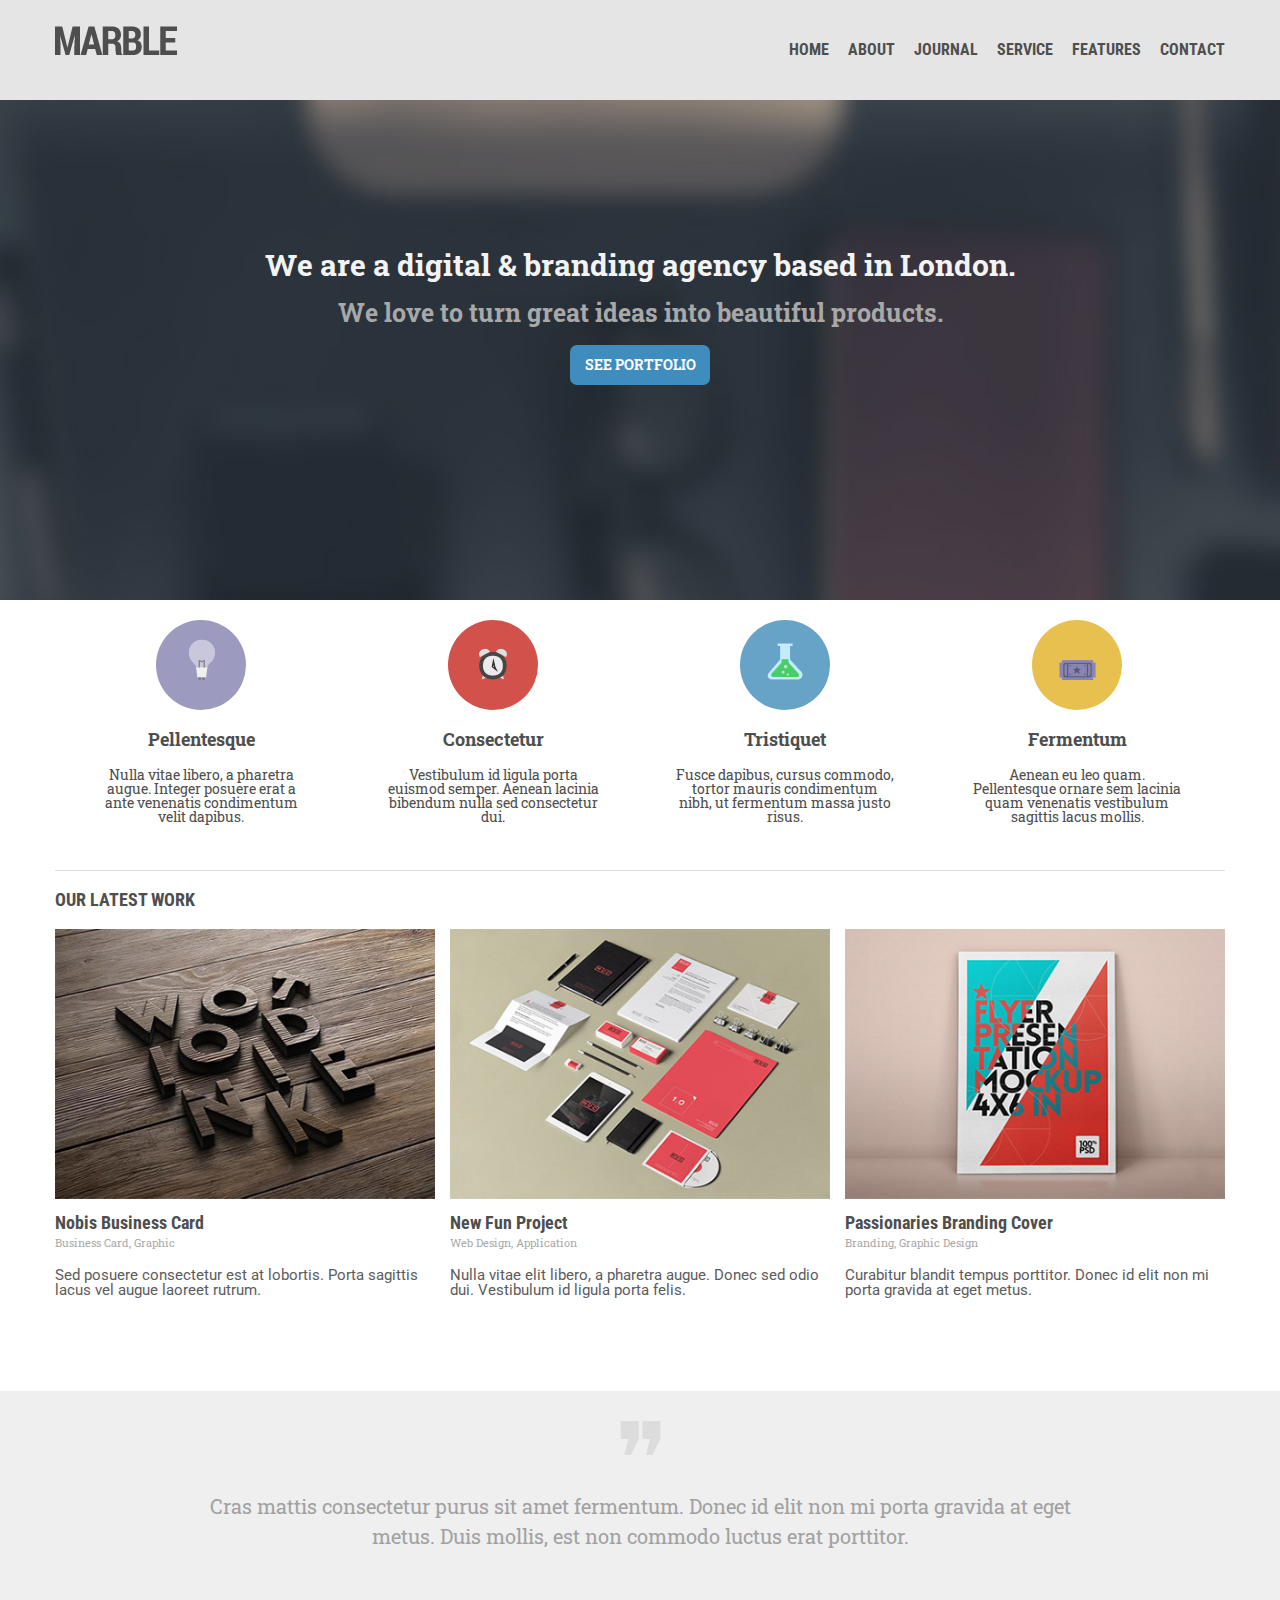
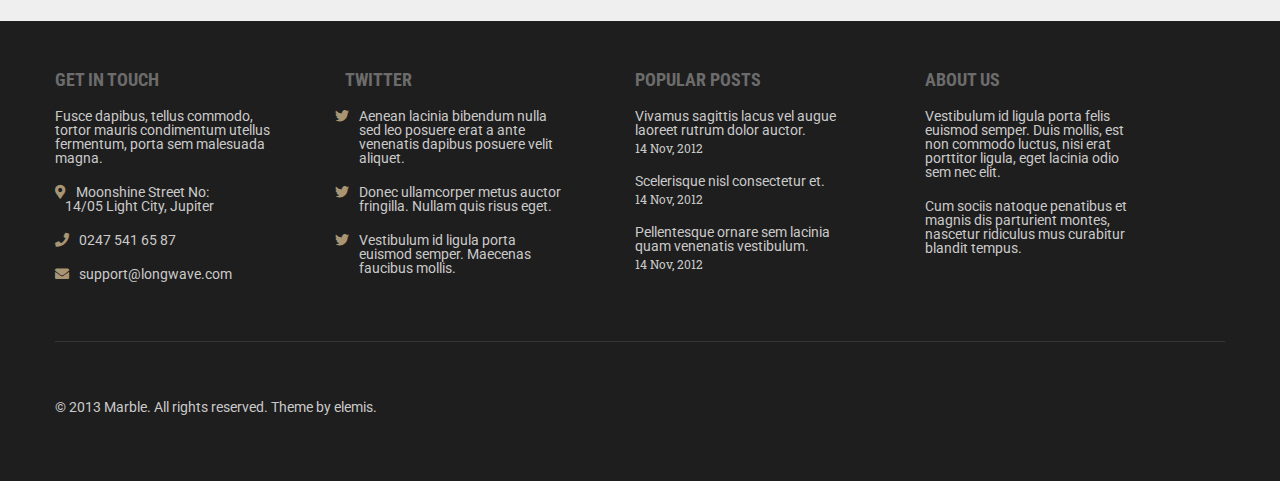
<file: ornekler/marble/index.html>
<!DOCTYPE html>
<html lang="tr">
<head>
    <meta charset="UTF-8">
    <link rel="stylesheet" href="style.css">
    <link rel="stylesheet" href="reset.css">
    <link href="https://fonts.googleapis.com/css?family=Roboto+Slab:400,700" rel="stylesheet">
    <link href="https://fonts.googleapis.com/css?family=Roboto" rel="stylesheet">
    <link href="https://fonts.googleapis.com/css?family=Roboto+Condensed:400,700" rel="stylesheet">
    <link rel="stylesheet" href="https://use.fontawesome.com/releases/v5.8.1/css/all.css" >
    <title>Marble</title>
</head>
<body>
    
    <div class="nav">
        <div class="navbar">
            <a href="#"> <img src="img/logo.png" alt=""></a>
            <div class="menu">
                <ul>
                    <li><a href="">HOME</a></li>
                    <li><a href="">ABOUT</a></li>
                    <li><a href="">JOURNAL</a></li>
                    <li><a href="">SERVICE</a></li>
                    <li><a href="">FEATURES</a></li>
                    <li><a href="">CONTACT</a></li>
                </ul>
            </div>
        </div>
    </div>

    <div class="parallax">
 
        <div class="parallax-content">
         
        <h1>We are a digital & branding agency based in London.</h1>
        <h2>We love to turn great ideas into beautiful products.</h2>

        <div class="see">
            <a href=""> SEE PORTFOLIO</a>
        </div>
         
        </div>
         
        </div>


        <div class="service">

            <div class="box">

                <div class="circle circle1">
                    <a href=""> <img src="img/s1.png" alt=""></a>
                </div>

                <div class="title-s">
                    <h1><a href=""> Pellentesque</a></h1>
                </div>

                <div class="text-s">
                    <p>Nulla vitae  libero, a pharetra augue. Integer posuere erat a ante venenatis condimentum velit dapibus. </p>
                </div>

            </div>
            
            <div class="box">
                <div class="circle circle2">
                    <a href=""> <img src="img/s2.png" alt=""></a>
                </div>
                <div class="title-s">
                        <h1><a href=""> Consectetur</a></h1>
                </div>
                <div class="text-s">
                    <p>Vestibulum id ligula porta  euismod semper. Aenean lacinia bibendum nulla sed consectetur dui.</p>
                </div> 
            </div>
            <div class="box">
                <div class="circle circle3">
                    <a href=""> <img src="img/s3.png" alt=""></a>
                </div>
                <div class="title-s">
                    <h1><a href=""> Tristiquet</a></h1>
                </div>
                <div class="text-s">
                    <p>Fusce dapibus, cursus commodo, tortor mauris condimentum nibh, ut fermentum massa justo risus.</p>
                </div> 
            </div>
            <div class="box">
                <div class="circle circle4">
                    <a href=""> <img src="img/s4.png" alt=""></a>
                </div>
                <div class="title-s">
                    <h1><a href=""> Fermentum</a></h1>
                </div>
                <div class="text-s">
                    <p>Aenean eu leo quam. Pellentesque ornare sem lacinia quam venenatis vestibulum sagittis lacus mollis.</p>
                </div> 
            </div>
        </div>


        <div class="latest-work">
            <div class="title-w"><h1><a href=""> OUR LATEST WORK</a></h1> </div>

            <div class="box-w">
                <div class="image-w"><a href=""> <img src="img/p1.png" alt=""></a></div>

                <div class="title-b"><h1><a href="">Nobis Business Card</a></h1></div>

                <div class="subtitle"><h1>Business Card, Graphic</h1></div>

                <div class="text-w"><p>Sed posuere consectetur est at lobortis. Porta sagittis lacus vel augue laoreet rutrum.</p></div>
            </div>

            <div class="box-w w">
                <div class="image-w "><a href=""> <img src="img/p2.png" alt=""></a></div>

                <div class="title-b"><h1><a href="">New Fun Project</a></h1></div>
                <div class="subtitle"><h1>Web Design, Application</h1></div>
                <div class="text-w"><p>Nulla vitae elit libero, a pharetra augue. Donec sed odio dui. Vestibulum id ligula porta felis.</p></div>

            </div>

            <div class="box-w">
                <div class="image-w"><a href=""> <img src="img/p3.png" alt=""></a></div>

                <div class="title-b"><h1><a href="">Passionaries Branding Cover</a></h1></div>
                <div class="subtitle"><h1>Branding, Graphic Design</h1></div>
                <div class="text-w"><p>Curabitur blandit tempus porttitor. Donec id elit non mi porta gravida at eget metus.</p></div>
            </div>
        </div>

        <div class="section">
            <div class="quotes">❞ </div>
            <div class="text-se">
                <p>Cras mattis consectetur purus sit amet fermentum. Donec id elit non mi porta gravida at eget metus. Duis mollis, est non commodo luctus erat porttitor. </p>
            </div>
        </div>

        <div class="footer">
            <div class="footer-content">
                <div class="box-f">
                    <div class="title-f"><h1>GET IN TOUCH</h1></div>
                    <div class="text-a">Fusce dapibus, tellus commodo, tortor mauris condimentum utellus fermentum, porta sem malesuada magna. </div>
                    <div class="contact"><i class="fas fa-map-marker-alt"></i>Moonshine Street No: 14/05 
                        Light City, Jupiter</div>
                        <div class="contact"><i class="fas fa-phone"></i>0247 541 65 87</div>
                        <div class="contact"><i class="fas fa-envelope"></i>support@longwave.com</div>
                </div>
                <div class="box-f">
                    <div class="title-f"><h1>TWITTER</h1></div>
                    <div class="posts-t">
                        <div class="logo-t"><i class="fab fa-twitter"></i></div>
                        <div class="post-t"><a href="">Aenean lacinia bibendum nulla sed leo posuere erat a ante venenatis dapibus posuere velit aliquet.</a></div>

                    </div>
                    <div class="posts-t">
                        <div class="logo-t"><i class="fab fa-twitter"></i></div>
                        <div class="post-t"><a href="">Donec ullamcorper metus auctor fringilla. Nullam quis risus eget.</a></div>

                    </div>
                    <div class="posts-t">
                        <div class="logo-t"><i class="fab fa-twitter"></i></div>
                        <div class="post-t"><a href="">Vestibulum id ligula porta  euismod semper. Maecenas faucibus mollis.</a></div>

                    </div>
                </div>
                <div class="box-f">
                    <div class="title-f"><h1>POPULAR POSTS</h1></div>
                    <div class="posts-p">
                        <div class="post-p">
                           <a href=""> Vivamus sagittis lacus vel augue laoreet rutrum dolor auctor.</a>
                            <div class="date">14 Nov, 2012 </div>
                        </div>
                        <div class="post-p">
                            <a href="">Scelerisque nisl consectetur et.</a>
                             <div class="date">14 Nov, 2012 </div>
                         </div>
                         <div class="post-p">
                            <a href="">Pellentesque ornare sem lacinia quam venenatis vestibulum. </a>
                             <div class="date">14 Nov, 2012 </div>
                         </div>

                    </div>
                </div>
                <div class="box-f">
                    <div class="title-f"><h1>ABOUT US</h1></div>
                    <div class="text-a">Vestibulum id ligula porta felis euismod semper. Duis mollis, est non commodo luctus, nisi erat porttitor ligula, eget lacinia odio sem nec elit. </div>
                    <div class="text-a">Cum sociis natoque penatibus et magnis dis parturient montes, nascetur ridiculus mus curabitur blandit tempus.</div>
                </div>

                
            </div>
            <div class="brand">
                © 2013 Marble. All rights reserved. Theme by elemis.
            </div>
        </div>
</body>
</html>
</file>
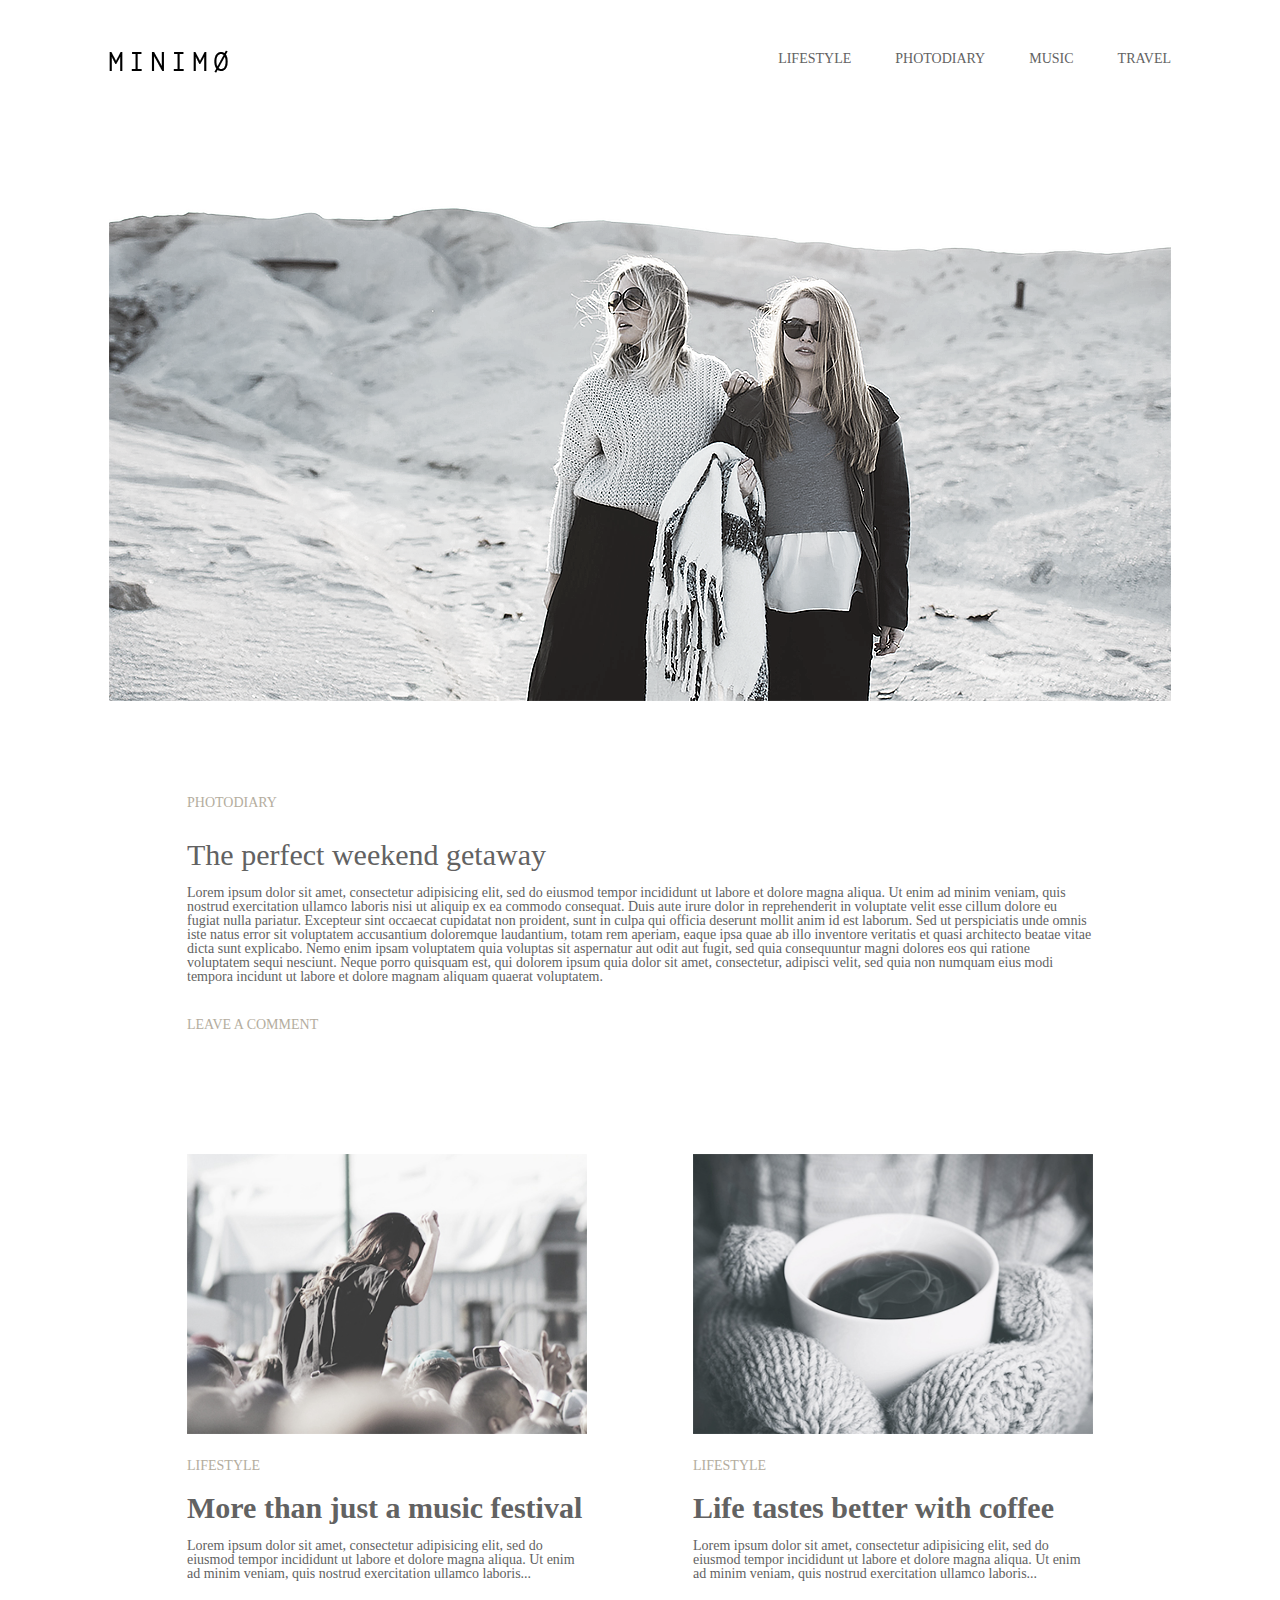
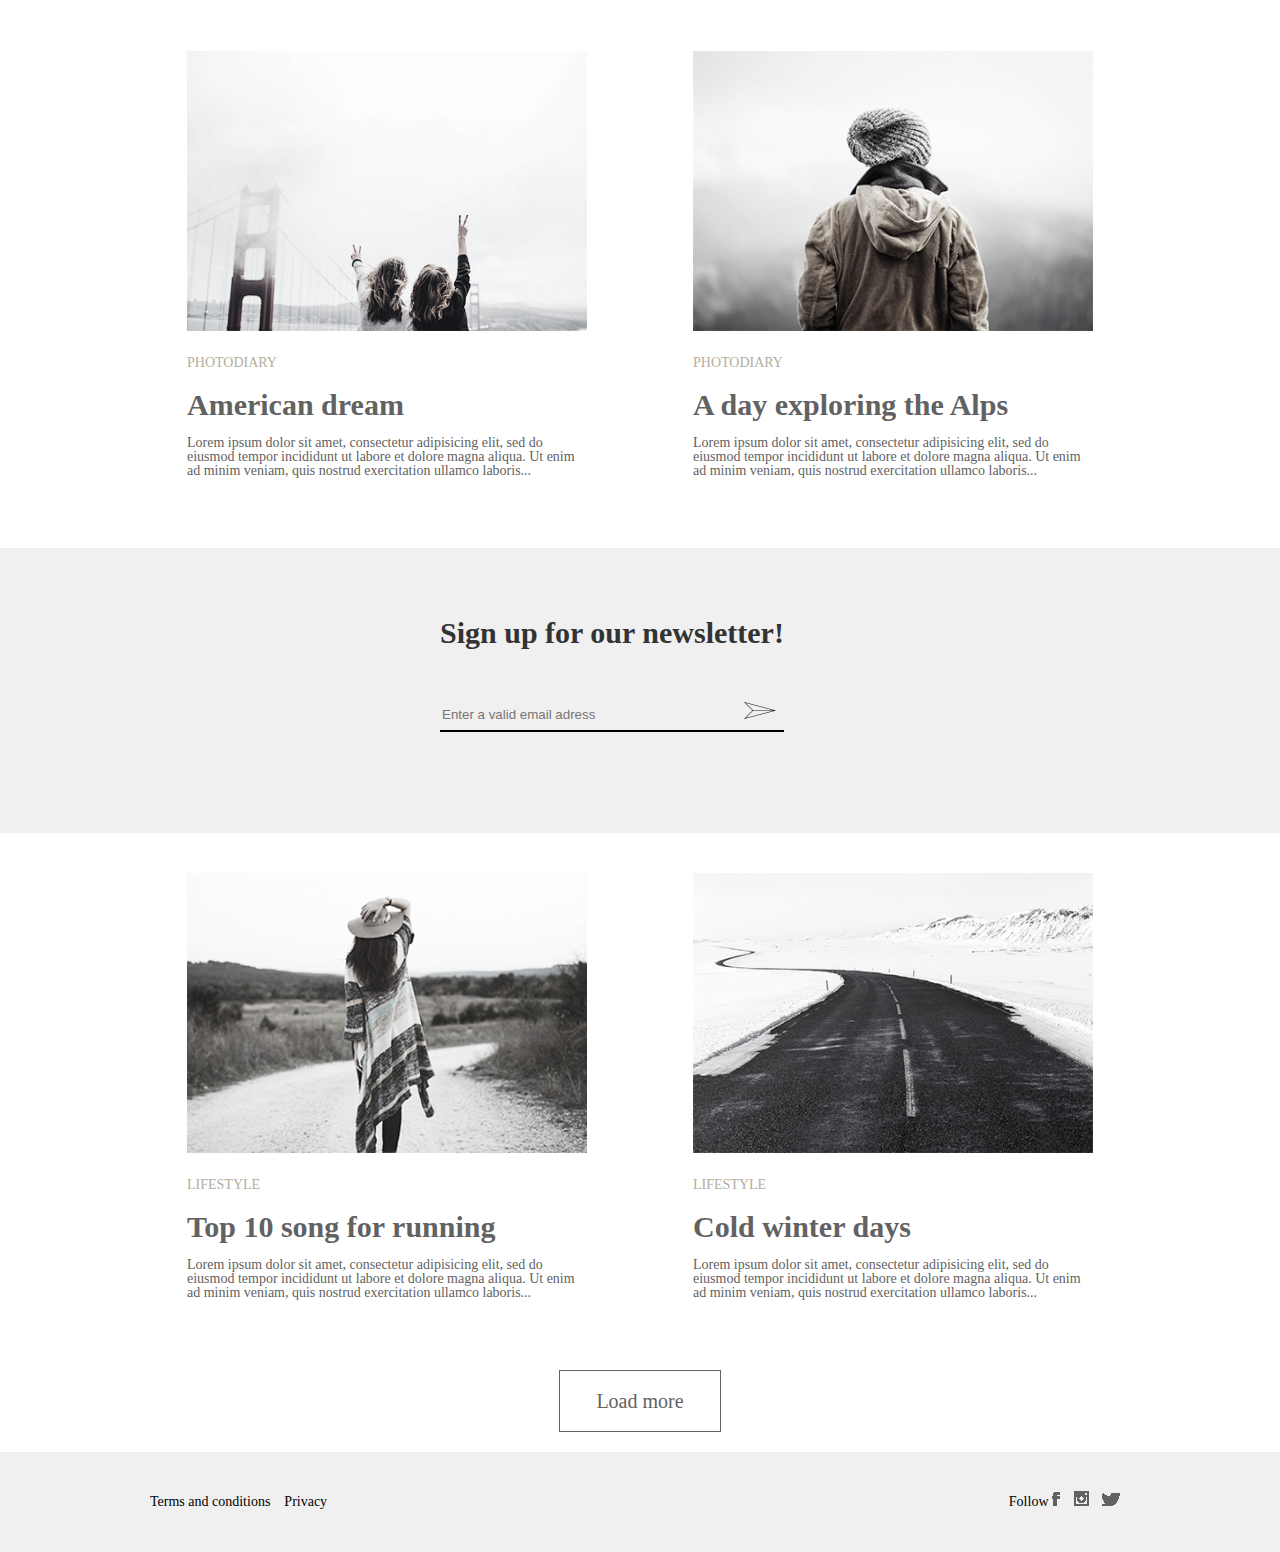
<file: ornekler/minimo/index.html>
<!DOCTYPE html>
<html lang="en">
<head>
    <meta charset="UTF-8">
    <link rel="stylesheet" href="style.css">
    <link rel="stylesheet" href="reset.css">
    <title>Minimo</title>
</head>
<body>
    <div class="nav">
        <a href="#"> <img src="img/logo.png" alt=""></a>
        <div class="menu">
            <ul>
                <li><a href="">LIFESTYLE</a></li>
                <li><a href="">PHOTODIARY</a></li>
                <li><a href="">MUSIC</a></li>
                <li><a href="">TRAVEL</a></li>
            </ul>
        </div>
    </div>
    <div class="content">
        <div class="firstpost">
            <img src="img/1.png" alt="">
            <div class="paragraph">
                <a href="">PHOTODIARY</a>
                <h1><br> The perfect weekend getaway</h1>
                <br> <p>Lorem ipsum dolor sit amet, consectetur adipisicing elit, sed do eiusmod tempor incididunt ut labore et dolore magna aliqua. Ut enim ad minim veniam, quis nostrud exercitation ullamco laboris nisi ut aliquip ex ea commodo consequat. Duis aute irure dolor in reprehenderit in voluptate velit esse cillum dolore eu fugiat nulla pariatur. Excepteur sint occaecat cupidatat non proident, sunt in culpa qui officia deserunt mollit anim id est laborum. Sed ut perspiciatis unde omnis iste natus error sit voluptatem accusantium doloremque laudantium, totam rem aperiam, eaque ipsa quae ab illo inventore veritatis et quasi architecto beatae vitae dicta sunt explicabo. Nemo enim ipsam voluptatem quia voluptas sit aspernatur aut odit aut fugit, sed quia consequuntur magni dolores eos qui ratione voluptatem sequi nesciunt. Neque porro quisquam est, qui dolorem ipsum quia dolor sit amet, consectetur, adipisci velit, sed quia non numquam eius modi tempora incidunt ut labore et dolore magnam aliquam quaerat voluptatem.</p>
                <br><br> <a href="">LEAVE A COMMENT</a>
            
            
            </div>
        </div>

        <div class="posts">
            <div class="post">
                <a href=""> <img src="img/2.jpg" alt=""></a>
                <div class="text">
                        <a href=""> LIFESTYLE</a>
                        <a href=""> <h1> More than just a music festival</h1></a><br>
                        <p>Lorem ipsum dolor sit amet, consectetur adipisicing elit, sed do eiusmod tempor incididunt ut labore et dolore magna aliqua. Ut enim ad minim veniam, quis nostrud exercitation ullamco laboris...</p>

                </div> 

            </div>
            <div class="right-post">
                <a href=""> <img src="img/3.jpg" alt=""></a>
                  <div class="text">
                        <a href=""> LIFESTYLE</a>
                        <a href=""><h1> Life tastes better with coffee </h1></a> <br>
                        <p>Lorem ipsum dolor sit amet, consectetur adipisicing elit, sed do eiusmod tempor incididunt ut labore et dolore magna aliqua. Ut enim ad minim veniam, quis nostrud exercitation ullamco laboris...</p>


                  </div> 
 
             </div>
             <div class="post">
                    <a href=""> <img src="img/4.jpg" alt=""></a>
                    <div class="text">
                            <a href=""> PHOTODIARY</a>
                            <a href=""> <h1> American dream</h1></a><br>
                            <p>Lorem ipsum dolor sit amet, consectetur adipisicing elit, sed do eiusmod tempor incididunt ut labore et dolore magna aliqua. Ut enim ad minim veniam, quis nostrud exercitation ullamco laboris...</p>
    
                    </div> 
    
                </div>
                <div class="right-post">
                    <a href=""> <img src="img/5.jpg" alt=""></a>
                      <div class="text">
                            <a href=""> PHOTODIARY</a>
                            <a href=""><h1> A day exploring the Alps </h1></a> <br>
                            <p>Lorem ipsum dolor sit amet, consectetur adipisicing elit, sed do eiusmod tempor incididunt ut labore et dolore magna aliqua. Ut enim ad minim veniam, quis nostrud exercitation ullamco laboris...</p>
    
    
                      </div> 
     
                 </div>
                 
             
        </div>
        
       
    </div>

    <div class="newsletter">
        <div class="news">
            <h1>Sign up for our newsletter!</h1>
           <div class="mail">
                <input type="text" placeholder="Enter a valid email adress">
                <button type="submit"><img src="img/sendicon.png" alt=""></button>
        </div>
        </div>
    </div>


        <div class="posts">
        <div class="post">
            <a href=""> <img src="img/6.jpg" alt=""></a>
            <div class="text">
                    <a href=""> LIFESTYLE</a>
                    <a href=""> <h1> Top 10 song for running</h1></a><br>
                    <p>Lorem ipsum dolor sit amet, consectetur adipisicing elit, sed do eiusmod tempor incididunt ut labore et dolore magna aliqua. Ut enim ad minim veniam, quis nostrud exercitation ullamco laboris...</p>

            </div> 

        </div>
        <div class="right-post">
            <a href=""> <img src="img/7.jpg" alt=""></a>
              <div class="text">
                    <a href=""> LIFESTYLE</a>
                    <a href=""><h1> Cold winter days </h1></a> <br>
                    <p>Lorem ipsum dolor sit amet, consectetur adipisicing elit, sed do eiusmod tempor incididunt ut labore et dolore magna aliqua. Ut enim ad minim veniam, quis nostrud exercitation ullamco laboris...</p>


              </div> 

         </div>
        </div>
        <div class="load-more">
           <a href="">Load more</a> 
        </div>


        <div class="footer">
            <div class="foot">
                <a href="">Terms and conditions</a>
                <a href="">Privacy</a>
                <div class="socialmedia">
                    Follow
                    <a href=""> <img src="img/facebook.png" alt=""></a>
                    <a href=""><img src="img/instagram.png" alt=""></a>
                        <a href=""><img src="img/twitter.png" alt=""></a>
                </div>
            </div>
            
        </div>
        

</body>
</html>
</file>
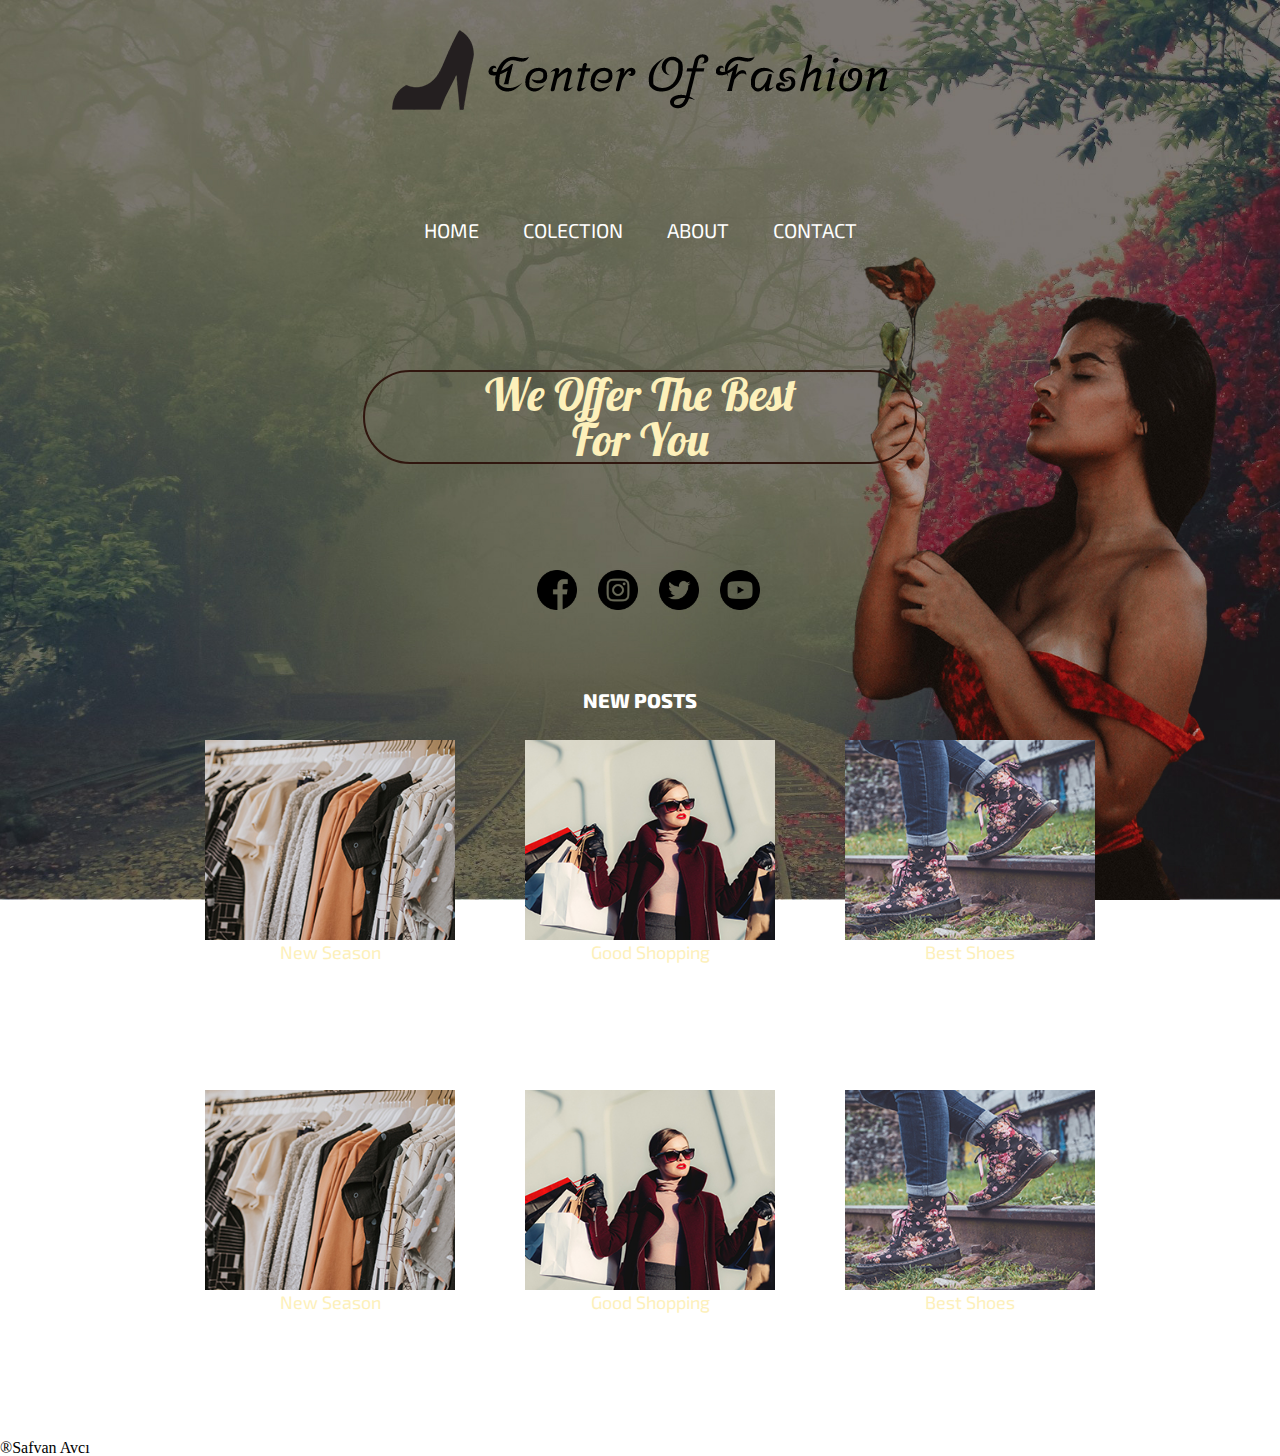
<file: ornekler/moda/index.html>
<!DOCTYPE html>
<html>
<head>
    <meta charset="utf-8">
    <title>Center of Fashion</title>
    <meta name="viewport" content="width=device-width, initial-scale=1">
    <link rel="stylesheet" href="reset.css">
    <link rel="stylesheet" type="text/css" media="screen" href="main.css">
    <link href="https://fonts.googleapis.com/css?family=Lobster" rel="stylesheet">
    <link href="https://fonts.googleapis.com/css?family=Exo+2:400,800" rel="stylesheet">
    <link href="https://fonts.googleapis.com/css?family=Lato" rel="stylesheet">
    <link rel="SHORTCUT ICON" href="img/icon.png">

</head>
<body>
   <center>
        <div class="logo">
            <a href=""> <img src="img/logo.png" alt=""></a>
        </div>
       <div class="menu">
            <ul>
                <li><a href="#">HOME</a></li>
                <li><a href="pages/index.html">COLECTION</a></li>
                <li><a href="#">ABOUT</a></li>
                <li><a href="#">CONTACT</a></li>

            </ul>
        </div>
        <div class="slogan-middle">
            <div class="slogan">
                We Offer The Best <br>
                For You                
            </div>
        </div>
        <div class="social">
               <a href="" target='_blank'> <img src="img/social/facebook.png" alt=""></a>
               <a href="https://www.instagram.com/safvanavci/" target='_blank'><img src="img/social/instagram.png" alt=""></a>
               <a href="https://twitter.com/safvanavci" target='_blank'><img src="img/social/twitter.png" alt=""></a>
               <a href="" target='_blank'><img src="img/social/youtube.png" alt=""></a>
    
            </div>
            <div class="post">
                <h1>NEW POSTS </h1>
            </div>
            <div class="shared">
                    <div class="box">
                        <a href=""> <img src="img/1.jpg" alt=""></a>
                        <a href=""><h1>New Season</h1> <br></a>
                        <p>Lorem Ipsum is simply dummy text of the printing and typesetting industry...</p>
                    </div>
                    <div class="box">
                            <a href=""><img src="img/2.jpg" alt=""></a> 
                            <a href=""> <h1>Good Shopping</h1> <br></a>
                        <p>Lorem Ipsum is simply dummy text of the printing and typesetting industry...</p>
                        </div>
                    <div class="box">
                            <a href="">  <img src="img/3.jpg" alt=""></a> 
                                <a href=""> <h1>Best Shoes</h1><br></a> 
                        <p>Lorem Ipsum is simply dummy text of the printing and typesetting industry...</p>
                            
                        
                    </div>
                </div>
        
                <div class="shared">
                        <div class="box">
                            <a href=""> <img src="img/1.jpg" alt=""></a>
                            <a href=""><h1>New Season</h1> <br></a>
                            <p>Lorem Ipsum is simply dummy text of the printing and typesetting industry...</p>
                        </div>
                        <div class="box">
                                <a href=""><img src="img/2.jpg" alt=""></a> 
                                <a href=""> <h1>Good Shopping</h1> <br></a>
                            <p>Lorem Ipsum is simply dummy text of the printing and typesetting industry...</p>
                            </div>
                        <div class="box">
                                <a href="">  <img src="img/3.jpg" alt=""></a> 
                                    <a href=""> <h1>Best Shoes</h1><br></a> 
                            <p>Lorem Ipsum is simply dummy text of the printing and typesetting industry...</p>
                                
                            
                        </div>
                    </div>
       
    </center>
    ®Safvan Avcı
</body>
</html>
</file>
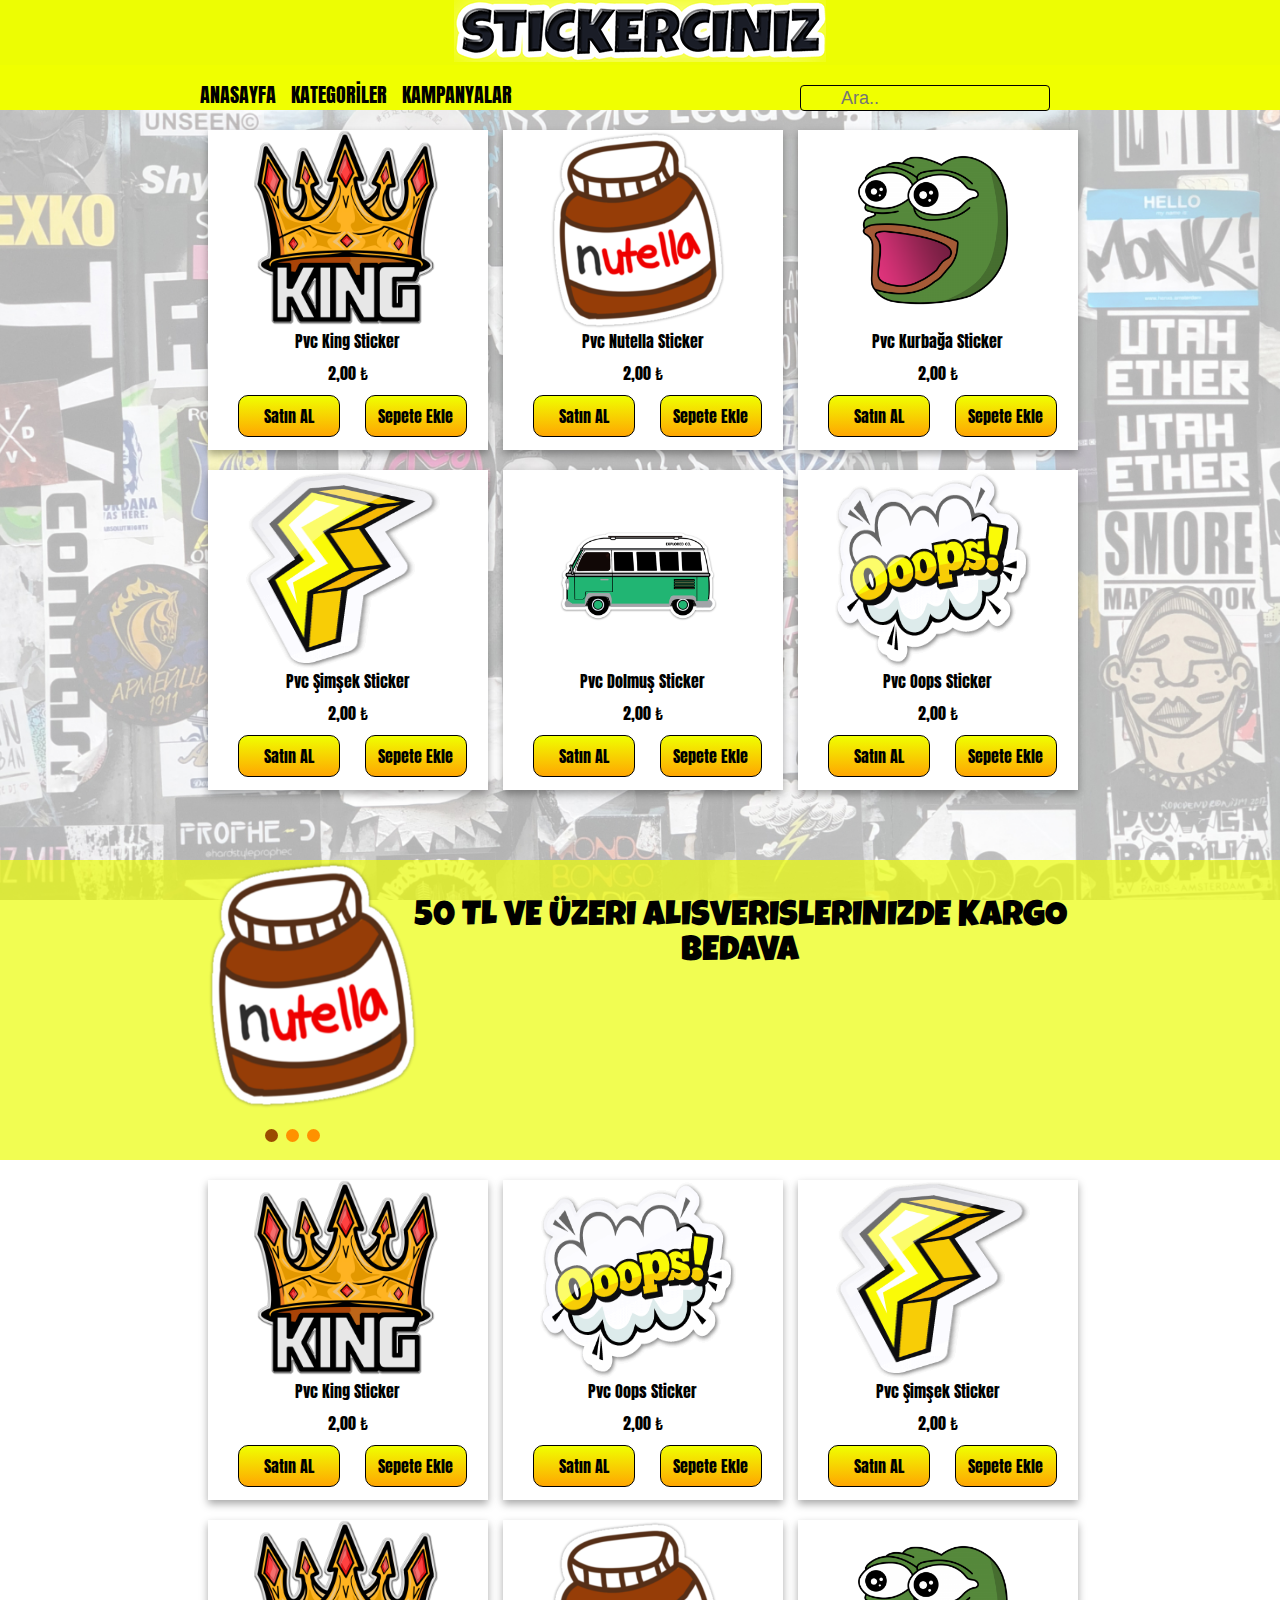
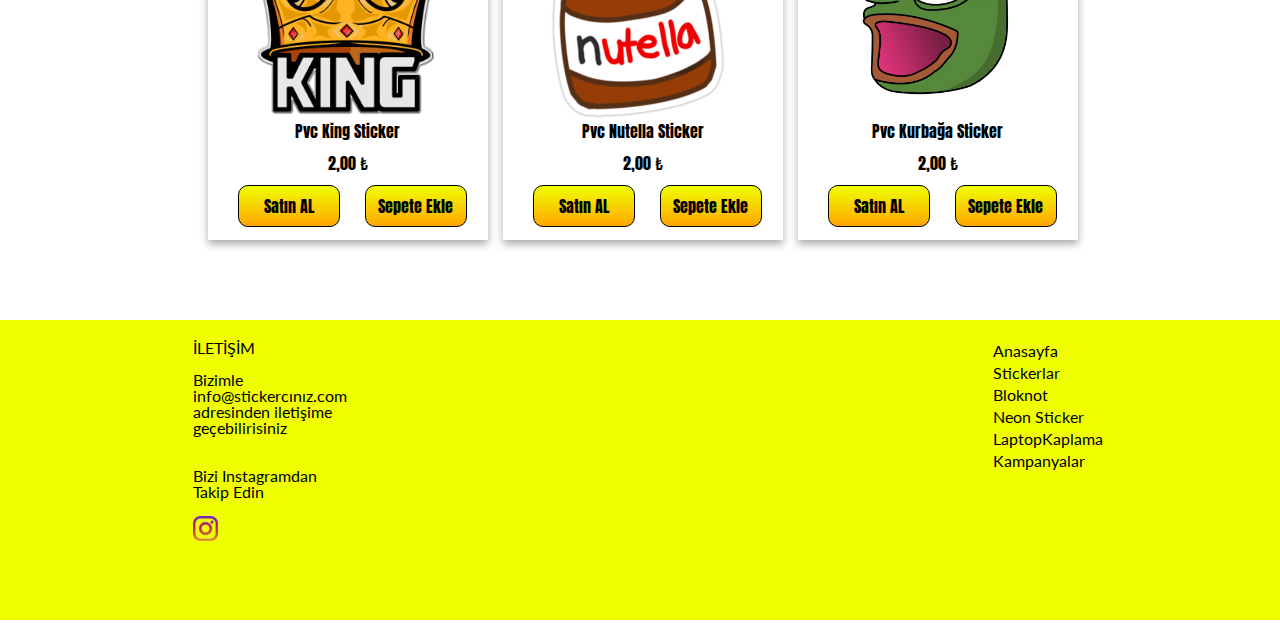
<file: ornekler/sticker/index.html>
<!DOCTYPE html>
<html lang="tr">
<head>
    <meta charset="UTF-8">
    <link rel="stylesheet" href="main.css">
    <link rel="stylesheet" href="reset.css">
    <link href="https://fonts.googleapis.com/css?family=Anton" rel="stylesheet">
    <link href="https://fonts.googleapis.com/css?family=Luckiest+Guy" rel="stylesheet">
    <link href="https://fonts.googleapis.com/css?family=Lato" rel="stylesheet">
    <link rel="stylesheet" href="https://use.fontawesome.com/releases/v5.4.1/css/all.css" integrity="sha384-5sAR7xN1Nv6T6+dT2mhtzEpVJvfS3NScPQTrOxhwjIuvcA67KV2R5Jz6kr4abQsz" crossorigin="anonymous">
    <title>Stickercınız</title>
</head>

    
<body>
        <div class="navbar">
            <div class="nav-logo">
                <center><a href="index.html"> <img src="img/logo1.png" alt=""></a></center> 
            </div>
            <div class="bar">
            <div class="nav-menu">
                <ul>
                    <li><a href="index.html">ANASAYFA</a> </li>
                    <li><a href="">KATEGORİLER<i class="fas fa-angle-down"></i></a>
                    <ul>
                        <li><a href="stickers-page.html">Stickerlar</a></li>
                        <li><a href="stickers-page.html">Neon Sticker</a></li>
                        <li><a href="">Bloknot</a></li>
                        <li><a href="">Laptop Kaplama</a></li>
                    </ul>
                    </li>
                    <li><a href="discount.html">KAMPANYALAR</a> </li>
                </ul>
            </div>
            <form>
                    <div id="box">
                        <input type="text" id="search" placeholder="Ara..">
                        <i class="fa fa-search"></i>
                    </div>
                </form>
                <a href=""> <i class="fas fa-shopping-cart"></i></a>
        </div>
        </div>

    <div class="main">
        <div class="product">
            <img src="img/sticker1.png" alt="">
            <a href=""><p>Pvc King Sticker </p></a><br><p>2,00 ₺</p>
            <div class="buy">
                <div class="add"><a href="product-page.html">Satın AL</a></div>
                <div class="get"><a href="">Sepete Ekle</a></div>
                
            </div>
            
        </div>
        <div class="product">
            <img src="img/sticker2.png" alt="">
            <a href=""><p>Pvc Nutella Sticker </p></a><br><p>2,00 ₺</p>
            <div class="buy">
                    <div class="add"><a href="product-page.html">Satın AL</a></div>
                <div class="get"><a href="">Sepete Ekle</a></div>
                    
                </div>

        </div>
        <div class="product">
            <img src="img/sticker3.png" alt="">
            <a href=""><p>Pvc Kurbağa Sticker </p></a><br><p>2,00 ₺</p>
            <div class="buy">
                    <div class="add"><a href="product-page.html">Satın AL</a></div>
                <div class="get"><a href="">Sepete Ekle</a></div>
                    
                </div>
        </div>

        <div class="product">
            <img src="img/sticker4.png" alt="">
            <a href=""><p>Pvc Şimşek Sticker </p></a><br><p>2,00 ₺</p>
            <div class="buy">
                    <div class="add"><a href="product-page.html">Satın AL</a></div>
                <div class="get"><a href="">Sepete Ekle</a></div>
                    
                </div>
        </div>
        <div class="product">
           <img src="img/sticker5.png" alt="">
           <a href=""><p>Pvc Dolmuş Sticker </p></a><br><p>2,00 ₺</p>
           <div class="buy">
                <div class="add"><a href="product-page.html">Satın AL</a></div>
                <div class="get"><a href="">Sepete Ekle</a></div>
                
            </div>
        </div>
        <div class="product">
           <img src="img/sticker6.png" alt="">
           <a href=""><p>Pvc Oops Sticker </p></a><br><p>2,00 ₺</p>
           <div class="buy">
                <div class="add"><a href="product-page.html">Satın AL</a></div>
                <div class="get"><a href="">Sepete Ekle</a></div>
               
            </div>
        </div>
        
    </div>

    <div class="middle">
            <div class="middle-content">
                <div class="slider">
                    <div class="slideshow-container">
                        <div class="mySlides">
                          <img src="img/sticker2.png">
                        </div>
                        <div class="mySlides">
                          <img src="img/sticker5.png">
                        </div>
                        <div class="mySlides">
                          <img src="img/sticker6.png">
                        </div>
                        </div>
                        <br>
                        <div style="text-align:center">
                          <span class="dot"></span> 
                          <span class="dot"></span> 
                          <span class="dot"></span> 
                        </div>
                    </div>
                <div class="campaign">
                    <h1>50 TL VE ÜZERI ALISVERISLERINIZDE KARGO BEDAVA </h1>
                </div>
            </div>
        </div>
        <div class="main">
            <div class="product">
                    <img src="img/sticker1.png" alt="">
                    <a href=""><p>Pvc King Sticker </p></a><br><p>2,00 ₺</p>
                    <div class="buy">
                            <div class="add"><a href="product-page.html">Satın AL</a></div>
                            <div class="get"><a href="">Sepete Ekle</a></div>
                        
                    </div>
            </div>
            <div class="product">
                <img src="img/sticker6.png" alt="">
                <a href=""><p>Pvc Oops Sticker </p></a><br><p>2,00 ₺</p>
                <div class="buy">
                        <div class="add"><a href="product-page.html">Satın AL</a></div>
                        <div class="get"><a href="">Sepete Ekle</a></div>
                     
                 </div>
            </div>
            <div class="product">
                    <img src="img/sticker4.png" alt="">
                    <a href=""><p>Pvc Şimşek Sticker </p></a><br><p>2,00 ₺</p>
                    <div class="buy">
                            <div class="add"><a href="product-page.html">Satın AL</a></div>
                <div class="get"><a href="">Sepete Ekle</a></div>
                            
                        </div>
                </div>
                <div class="product">
                        <img src="img/sticker1.png" alt="">
                        <a href=""><p>Pvc King Sticker </p></a><br><p>2,00 ₺</p>
                        <div class="buy">
                            <div class="add"><a href="product-page.html">Satın AL</a></div>
                            <div class="get"><a href="">Sepete Ekle</a></div>
                            
                        </div>
                        
                    </div>
                    <div class="product">
                        <img src="img/sticker2.png" alt="">
                        <a href=""><p>Pvc Nutella Sticker </p></a><br><p>2,00 ₺</p>
                        <div class="buy">
                                <div class="add"><a href="product-page.html">Satın AL</a></div>
                            <div class="get"><a href="">Sepete Ekle</a></div>
                                
                            </div>
            
                    </div>
                    <div class="product">
                        <img src="img/sticker3.png" alt="">
                        <a href=""><p>Pvc Kurbağa Sticker </p></a><br><p>2,00 ₺</p>
                        <div class="buy">
                                <div class="add"><a href="product-page.html">Satın AL</a></div>
                            <div class="get"><a href="">Sepete Ekle</a></div>
                                
                            </div>
                    </div>
        
            </div>

   
        <div class="footer">
                <div class="footer-center">
                    <div class="contact">
                        <h1>İLETİŞİM</h1><br>
                        <p> Bizimle info@stickercınız.com adresinden iletişime geçebilirisiniz</p>
                        <br><br>
                        <p>Bizi Instagramdan Takip Edin</p><br>
                        <a href=""> <img src="img/instagram.png" alt=""></a>
                    </div>
                    <div class="pages">
                        <a href="index.html">Anasayfa</a>
                        <a href="stickers-page.html">Stickerlar</a>
                        <a href="">Bloknot</a>
                        <a href="stickers-page.html">Neon Sticker</a>
                        <a href="">LaptopKaplama</a>
                        <a href="discount.html">Kampanyalar</a>
                    </div>
                </div>
            </div>

            
</body>
<script>
    var slideIndex = 0;
    showSlides();
    function showSlides() {
        var i;
        var slides = document.getElementsByClassName("mySlides");
        var dots = document.getElementsByClassName("dot");
        for (i = 0; i < slides.length; i++) {
           slides[i].style.display = "none";  
        }
        slideIndex++;
        if (slideIndex> slides.length) {slideIndex = 1}    
        for (i = 0; i < dots.length; i++) {
            dots[i].className = dots[i].className.replace(" active", "");
        }
        slides[slideIndex-1].style.display = "block";  
        dots[slideIndex-1].className += " active";
        setTimeout(showSlides, 2000); 
    }
    
    </script>
</html>
</file>
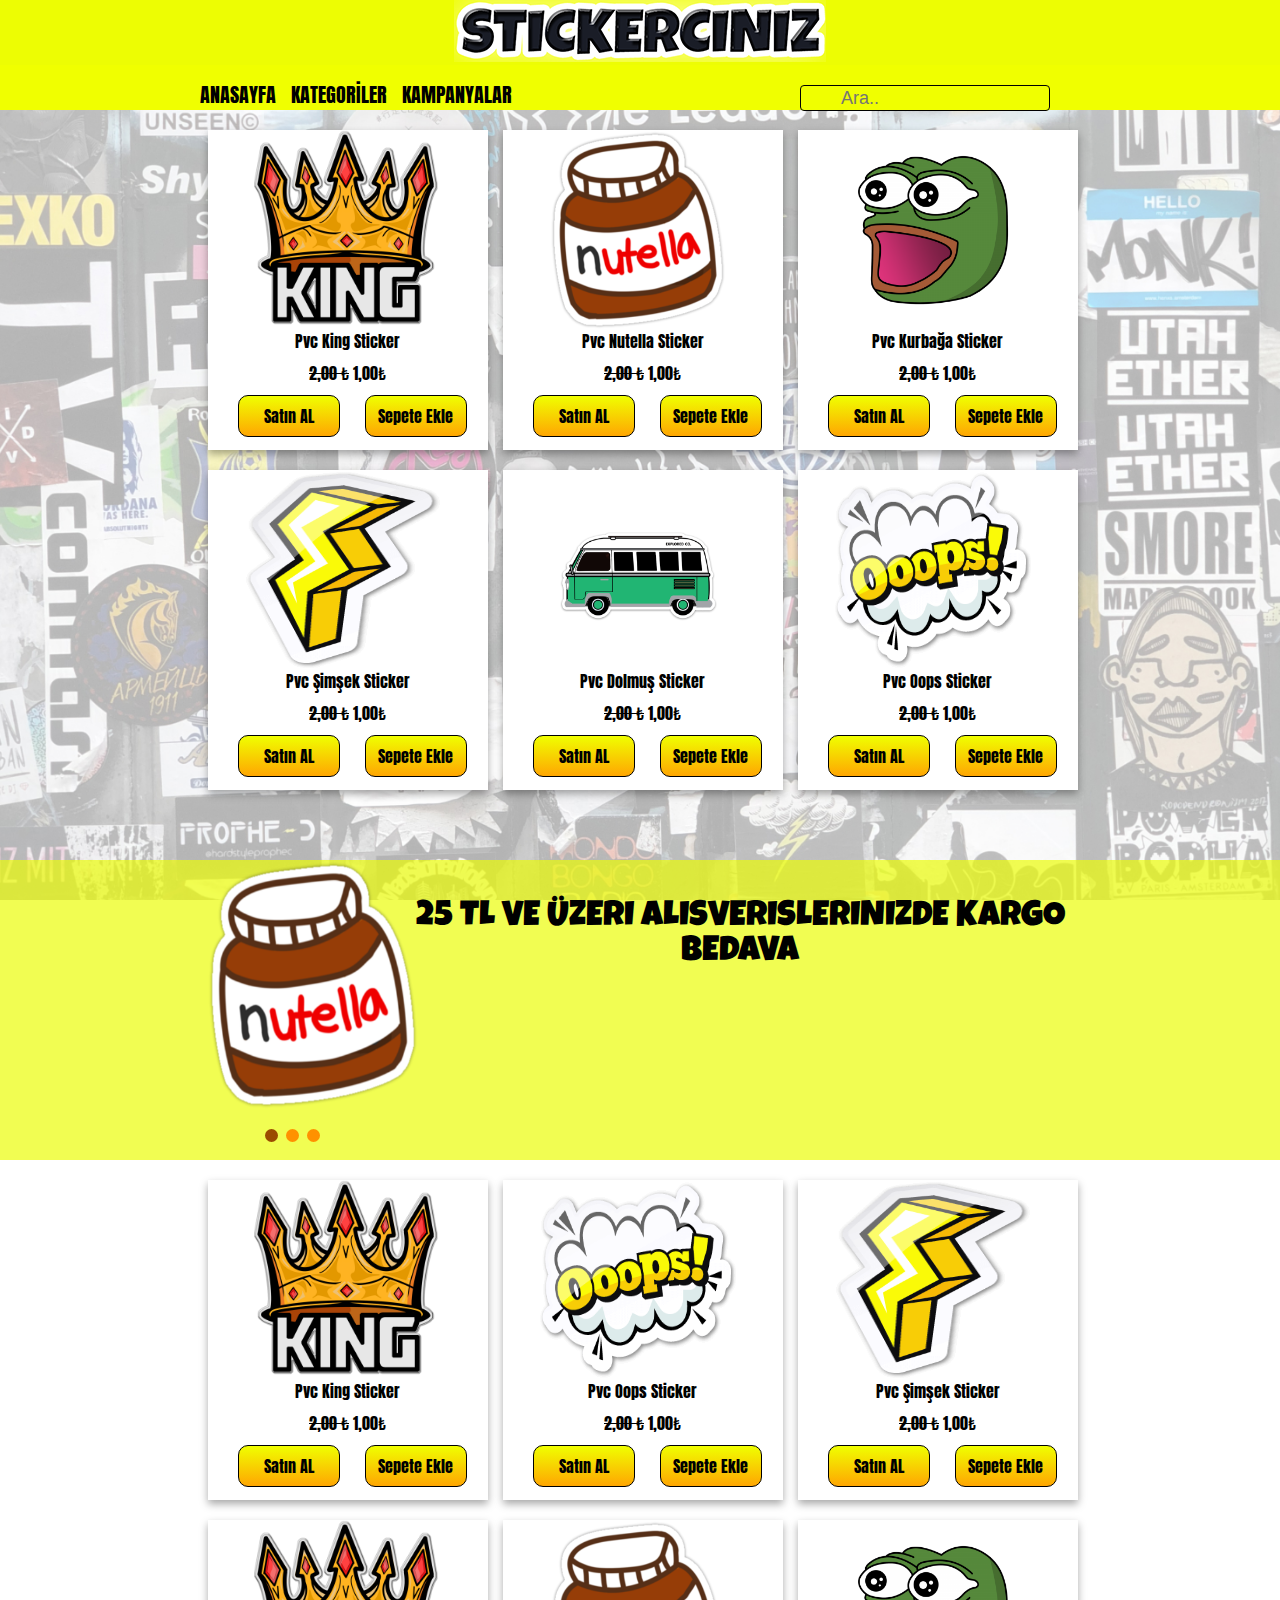
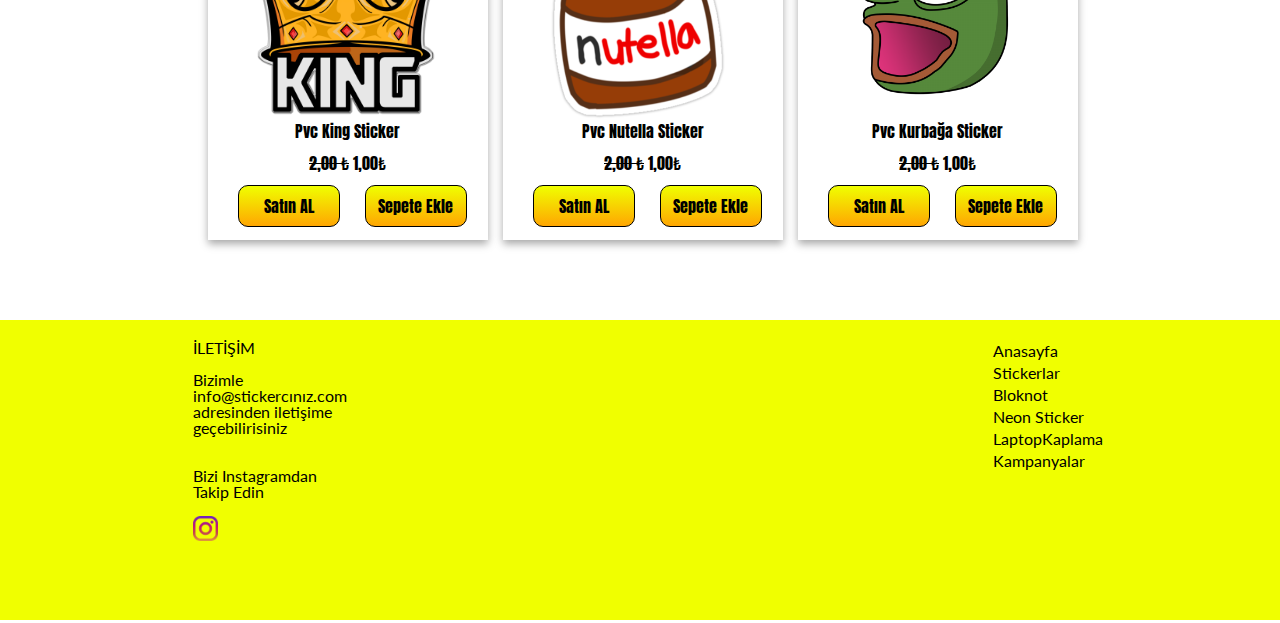
<file: ornekler/sticker/discount.html>
<!DOCTYPE html>
<html lang="tr">
<head>
    <meta charset="UTF-8">
    <link rel="stylesheet" href="main.css">
    <link rel="stylesheet" href="reset.css">
    <link href="https://fonts.googleapis.com/css?family=Anton" rel="stylesheet">
    <link href="https://fonts.googleapis.com/css?family=Luckiest+Guy" rel="stylesheet">
    <link href="https://fonts.googleapis.com/css?family=Lato" rel="stylesheet">
    <link rel="stylesheet" href="https://use.fontawesome.com/releases/v5.4.1/css/all.css" integrity="sha384-5sAR7xN1Nv6T6+dT2mhtzEpVJvfS3NScPQTrOxhwjIuvcA67KV2R5Jz6kr4abQsz" crossorigin="anonymous">
    <title>Kampanyalar</title>
</head>

    
<body>
        <div class="navbar">
            <div class="nav-logo">
                <center><a href="index.html"> <img src="img/logo1.png" alt=""></a></center> 
            </div>
            <div class="bar">
            <div class="nav-menu">
                <ul>
                    <li><a href="index.html">ANASAYFA</a> </li>
                    <li><a href="">KATEGORİLER<i class="fas fa-angle-down"></i></a>
                    <ul>
                        <li><a href="stickers-page.html">Stickerlar</a></li>
                        <li><a href="stickers-page.html">Neon Sticker</a></li>
                        <li><a href="">Bloknot</a></li>
                        <li><a href="">Laptop Kaplama</a></li>
                    </ul>
                    </li>
                    <li><a href="discount.html">KAMPANYALAR</a> </li>
                </ul>
            </div>
            <form>
                    <div id="box">
                        <input type="text" id="search" placeholder="Ara..">
                        <i class="fa fa-search"></i>
                    </div>
                </form>
                <a href=""> <i class="fas fa-shopping-cart"></i></a>
        </div>
        </div>

    <div class="main">
        <div class="product">
            <img src="img/sticker1.png" alt="">
            <a href=""><p>Pvc King Sticker </p></a><br><p><del>2,00 ₺</del>  1,00₺</p>
            <div class="buy">
                <div class="add"><a href="product-page.html">Satın AL</a></div>
                <div class="get"><a href="">Sepete Ekle</a></div>
                
            </div>
            
        </div>
        <div class="product">
            <img src="img/sticker2.png" alt="">
            <a href=""><p>Pvc Nutella Sticker </p></a><br><p><del>2,00 ₺</del>  1,00₺</p>
            <div class="buy">
                    <div class="add"><a href="product-page.html">Satın AL</a></div>
                <div class="get"><a href="">Sepete Ekle</a></div>
                    
                </div>

        </div>
        <div class="product">
            <img src="img/sticker3.png" alt="">
            <a href=""><p>Pvc Kurbağa Sticker </p></a><br><p><del>2,00 ₺</del>  1,00₺</p>
            <div class="buy">
                    <div class="add"><a href="product-page.html">Satın AL</a></div>
                <div class="get"><a href="">Sepete Ekle</a></div>
                    
                </div>
        </div>

        <div class="product">
            <img src="img/sticker4.png" alt="">
            <a href=""><p>Pvc Şimşek Sticker </p></a><br><p><del>2,00 ₺</del>  1,00₺</p>
            <div class="buy">
                    <div class="add"><a href="product-page.html">Satın AL</a></div>
                <div class="get"><a href="">Sepete Ekle</a></div>
                    
                </div>
        </div>
        <div class="product">
           <img src="img/sticker5.png" alt="">
           <a href=""><p>Pvc Dolmuş Sticker </p></a><br><p><del>2,00 ₺</del>  1,00₺</p>
           <div class="buy">
                <div class="add"><a href="product-page.html">Satın AL</a></div>
                <div class="get"><a href="">Sepete Ekle</a></div>
                
            </div>
        </div>
        <div class="product">
           <img src="img/sticker6.png" alt="">
           <a href=""><p>Pvc Oops Sticker </p></a><br><p><del>2,00 ₺</del>  1,00₺</p>
           <div class="buy">
                <div class="add"><a href="product-page.html">Satın AL</a></div>
                <div class="get"><a href="">Sepete Ekle</a></div>
               
            </div>
        </div>
        
    </div>

    <div class="middle">
            <div class="middle-content">
                <div class="slider">
                    <div class="slideshow-container">
                        <div class="mySlides">
                          <img src="img/sticker2.png">
                        </div>
                        <div class="mySlides">
                          <img src="img/sticker5.png">
                        </div>
                        <div class="mySlides">
                          <img src="img/sticker6.png">
                        </div>
                        </div>
                        <br>
                        <div style="text-align:center">
                          <span class="dot"></span> 
                          <span class="dot"></span> 
                          <span class="dot"></span> 
                        </div>
                    </div>
                <div class="campaign">
                    <h1>25 TL VE ÜZERI ALISVERISLERINIZDE KARGO BEDAVA </h1>
                </div>
            </div>
        </div>
        <div class="main">
            <div class="product">
                    <img src="img/sticker1.png" alt="">
                    <a href=""><p>Pvc King Sticker </p></a><br><p><del>2,00 ₺</del>  1,00₺</p>
                    <div class="buy">
                            <div class="add"><a href="product-page.html">Satın AL</a></div>
                            <div class="get"><a href="">Sepete Ekle</a></div>
                        
                    </div>
            </div>
            <div class="product">
                <img src="img/sticker6.png" alt="">
                <a href=""><p>Pvc Oops Sticker </p></a><br><p><del>2,00 ₺</del>  1,00₺</p>
                <div class="buy">
                        <div class="add"><a href="product-page.html">Satın AL</a></div>
                        <div class="get"><a href="">Sepete Ekle</a></div>
                     
                 </div>
            </div>
            <div class="product">
                    <img src="img/sticker4.png" alt="">
                    <a href=""><p>Pvc Şimşek Sticker </p></a><br><p><del>2,00 ₺</del>  1,00₺</p>
                    <div class="buy">
                            <div class="add"><a href="product-page.html">Satın AL</a></div>
                <div class="get"><a href="">Sepete Ekle</a></div>
                            
                        </div>
                </div>
                <div class="product">
                        <img src="img/sticker1.png" alt="">
                        <a href=""><p>Pvc King Sticker </p></a><br><p><del>2,00 ₺</del>  1,00₺</p>
                        <div class="buy">
                            <div class="add"><a href="product-page.html">Satın AL</a></div>
                            <div class="get"><a href="">Sepete Ekle</a></div>
                            
                        </div>
                        
                    </div>
                    <div class="product">
                        <img src="img/sticker2.png" alt="">
                        <a href=""><p>Pvc Nutella Sticker </p></a><br><p><del>2,00 ₺</del>  1,00₺</p>
                        <div class="buy">
                                <div class="add"><a href="product-page.html">Satın AL</a></div>
                            <div class="get"><a href="">Sepete Ekle</a></div>
                                
                            </div>
            
                    </div>
                    <div class="product">
                        <img src="img/sticker3.png" alt="">
                        <a href=""><p>Pvc Kurbağa Sticker </p></a><br><p><del>2,00 ₺</del>  1,00₺</p>
                        <div class="buy">
                                <div class="add"><a href="product-page.html">Satın AL</a></div>
                            <div class="get"><a href="">Sepete Ekle</a></div>
                                
                            </div>
                    </div>
        
            </div>

   
        <div class="footer">
                <div class="footer-center">
                    <div class="contact">
                        <h1>İLETİŞİM</h1><br>
                        <p> Bizimle info@stickercınız.com adresinden iletişime geçebilirisiniz</p>
                        <br><br>
                        <p>Bizi Instagramdan Takip Edin</p><br>
                        <a href=""> <img src="img/instagram.png" alt=""></a>
                    </div>
                    <div class="pages">
                        <a href="index.html">Anasayfa</a>
                        <a href="stickers-page.html">Stickerlar</a>
                        <a href="">Bloknot</a>
                        <a href="stickers-page.html">Neon Sticker</a>
                        <a href="">LaptopKaplama</a>
                        <a href="discount.html">Kampanyalar</a>
                    </div>
                </div>
            </div>

            
</body>
<script>
    var slideIndex = 0;
    showSlides();
    function showSlides() {
        var i;
        var slides = document.getElementsByClassName("mySlides");
        var dots = document.getElementsByClassName("dot");
        for (i = 0; i < slides.length; i++) {
           slides[i].style.display = "none";  
        }
        slideIndex++;
        if (slideIndex> slides.length) {slideIndex = 1}    
        for (i = 0; i < dots.length; i++) {
            dots[i].className = dots[i].className.replace(" active", "");
        }
        slides[slideIndex-1].style.display = "block";  
        dots[slideIndex-1].className += " active";
        setTimeout(showSlides, 2000); 
    }
    
    </script>
</html>
</file>
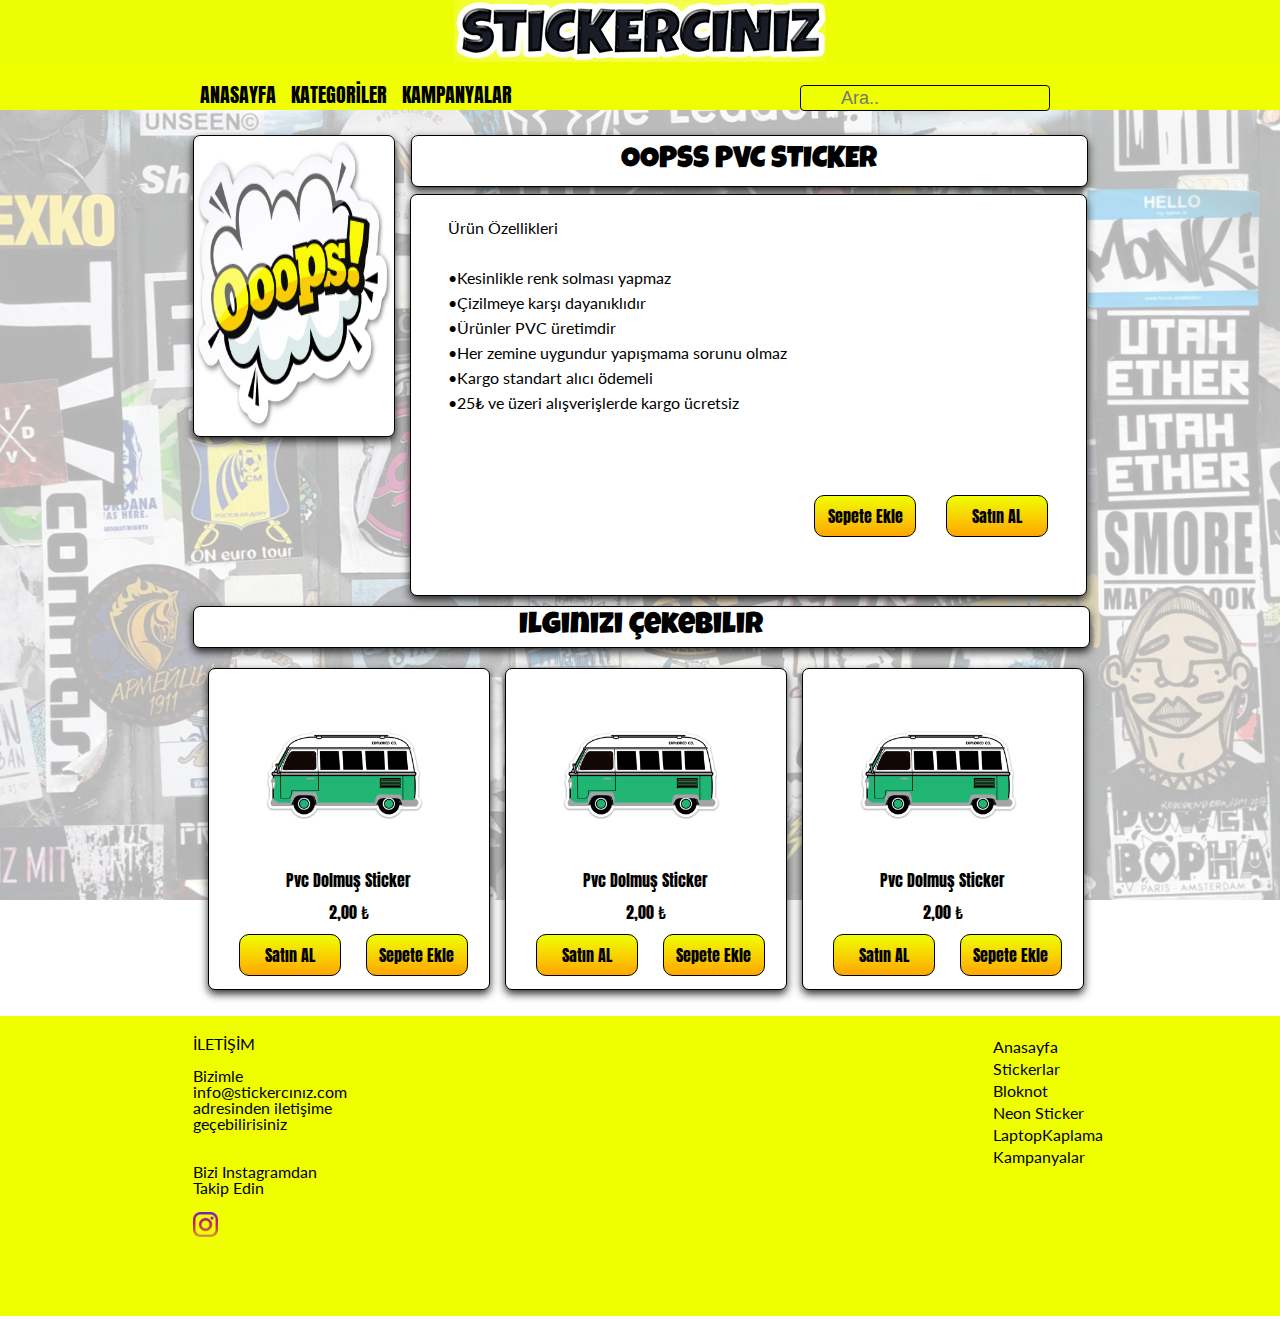
<file: ornekler/sticker/product-page.html>
<!DOCTYPE html>
<html lang="tr">
<head>
    <link rel="stylesheet" href="main.css">
    <link rel="stylesheet" href="reset.css">
    <link href="https://fonts.googleapis.com/css?family=Anton" rel="stylesheet">
    <link href="https://fonts.googleapis.com/css?family=Luckiest+Guy" rel="stylesheet">
    <link href="https://fonts.googleapis.com/css?family=Lato" rel="stylesheet">
    <link rel="stylesheet" href="https://use.fontawesome.com/releases/v5.4.1/css/all.css" integrity="sha384-5sAR7xN1Nv6T6+dT2mhtzEpVJvfS3NScPQTrOxhwjIuvcA67KV2R5Jz6kr4abQsz" crossorigin="anonymous">
    <title>Stickkercınız</title>
</head>
<body>
        <div class="navbar">
                <div class="nav-logo">
                    <center><a href="index.html"> <img src="img/logo1.png" alt=""></a></center> 
                </div>
                <div class="bar">
                <div class="nav-menu">
                    <ul>
                        <li><a href="index.html">ANASAYFA</a> </li>
                        <li><a href="">KATEGORİLER<i class="fas fa-angle-down"></i></a>
                        <ul>
                            <li><a href="stickers-page.html">Stickerlar</a></li>
                            <li><a href="stickers-page.html">Neon Sticker</a></li>
                            <li><a href="">Bloknot</a></li>
                            <li><a href="">Laptop Kaplama</a></li>
                        </ul>
                        </li>
                        <li><a href="discount.html">KAMPANYALAR</a> </li>
                    </ul>
                </div>
                <form>
                        <div id="box">
                            <input type="text" id="search" placeholder="Ara..">
                            <i class="fa fa-search"></i>
                        </div>
                    </form>
                    <a href=""> <i class="fas fa-shopping-cart"></i></a>
            </div>
            </div>


            <div class="product-content">
                <div class="product-image">
                    <div class="product-images"> <img src="img/sticker6.png" alt=""></div>
                </div>
                            
                <div class="header-box">
                    <h1>OOPSS PVC STICKER</h1>
                </div>
                <div class="product-box">
                        <div class="product-features">
                            <h1>Ürün Özellikleri</h1><br>
                            <ul>
                                <li>•Kesinlikle renk solması yapmaz</li>
                                <li>•Çizilmeye karşı dayanıklıdır</li>
                                <li>•Ürünler PVC üretimdir</li>
                                <li>•Her zemine uygundur yapışmama sorunu olmaz</li>
                                <li>•Kargo standart alıcı ödemeli</li>
                                <li>•25₺ ve üzeri alışverişlerde kargo ücretsiz</li>
                                
                            </ul>
                            
                            <div class="add"><a href="">Satın AL</a></div>
                            <div class="get"><a href="">Sepete Ekle</a></div>
                        </div>
                </div>
            </div>

            <div class="proposal">
                <div class="proposal-box">
                    <h1>Ilginizi Çekebilir</h1>
                </div>
                <div class="product">
                    <img src="img/sticker5.png" alt="">
                    <a href=""><p>Pvc Dolmuş Sticker </p></a><br><p>2,00 ₺</p>
                    <div class="buy">
                         <div class="add"><a href="product-page.html">Satın AL</a></div>
                         <div class="get"><a href="">Sepete Ekle</a></div>
                         
                     </div>
                 </div>
                 <div class="product">
                        <img src="img/sticker5.png" alt="">
                        <a href=""><p>Pvc Dolmuş Sticker </p></a><br><p>2,00 ₺</p>
                        <div class="buy">
                             <div class="add"><a href="product-page.html">Satın AL</a></div>
                             <div class="get"><a href="">Sepete Ekle</a></div>
                             
                         </div>
                     </div>
                     <div class="product">
                            <img src="img/sticker5.png" alt="">
                            <a href=""><p>Pvc Dolmuş Sticker </p></a><br><p>2,00 ₺</p>
                            <div class="buy">
                                 <div class="add"><a href="product-page.html">Satın AL</a></div>
                                 <div class="get"><a href="">Sepete Ekle</a></div>
                                 
                             </div>
                         </div>
            </div>
            




            <div class="footer">
                    <div class="footer-center">
                        <div class="contact">
                            <h1>İLETİŞİM</h1><br>
                            <p> Bizimle info@stickercınız.com adresinden iletişime geçebilirisiniz</p>
                            <br><br>
                            <p>Bizi Instagramdan Takip Edin</p><br>
                            <a href=""> <img src="img/instagram.png" alt=""></a>
                        </div>
                        <div class="pages">
                            <a href="index.html">Anasayfa</a>
                            <a href="stickers-page.html">Stickerlar</a>
                            <a href="">Bloknot</a>
                            <a href="stickers-page.html">Neon Sticker</a>
                            <a href="">LaptopKaplama</a>
                            <a href="discount.html">Kampanyalar</a>
                        </div>
                    </div>
                </div>
</body>
</html>
</file>
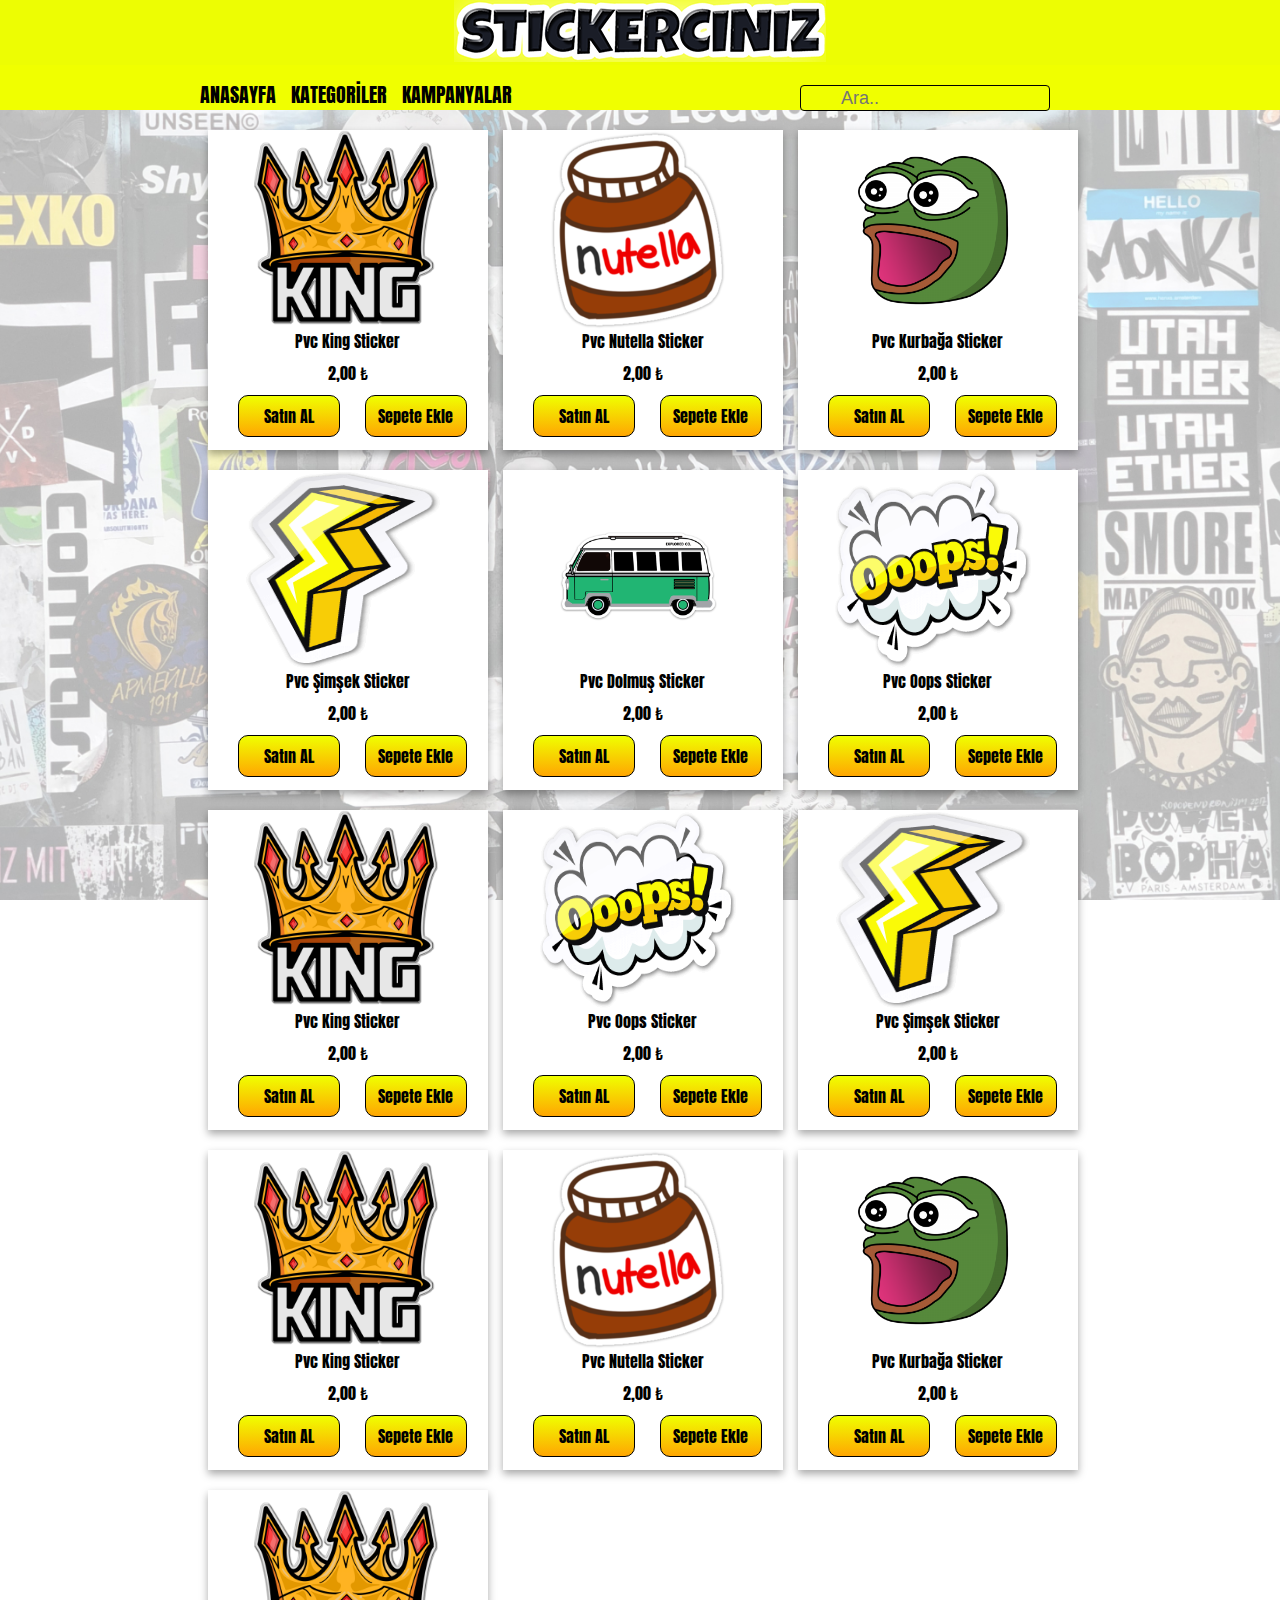
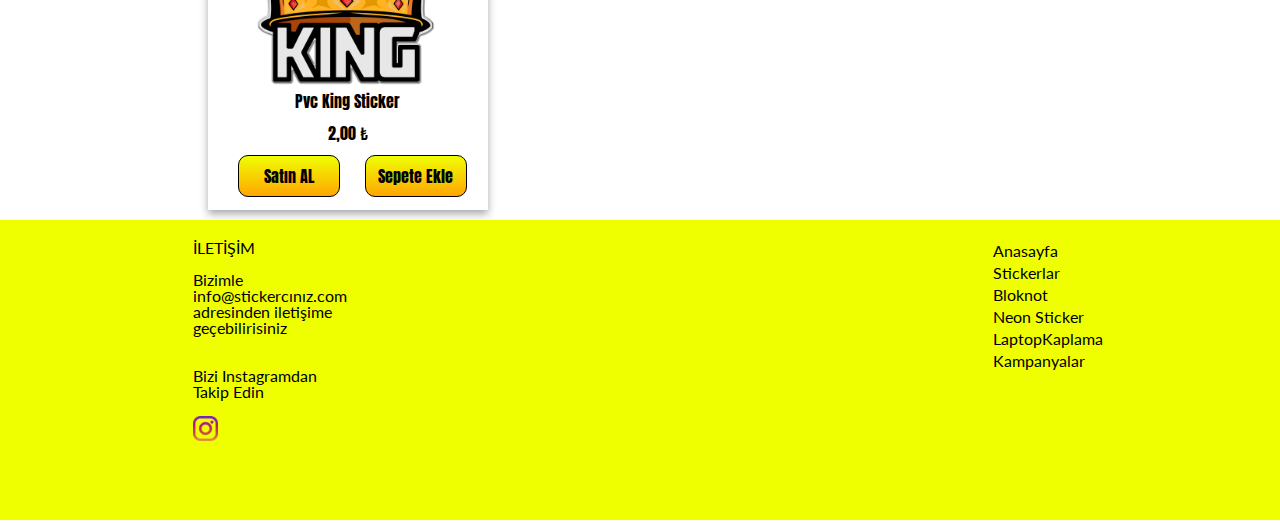
<file: ornekler/sticker/stickers-page.html>
<!DOCTYPE html>
<html lang="tr">
<head>
    <meta charset="UTF-8">
    <link rel="stylesheet" href="main.css">
    <link rel="stylesheet" href="reset.css">
    <link href="https://fonts.googleapis.com/css?family=Anton" rel="stylesheet">
    <link href="https://fonts.googleapis.com/css?family=Luckiest+Guy" rel="stylesheet">
    <link href="https://fonts.googleapis.com/css?family=Lato" rel="stylesheet">
    <link rel="stylesheet" href="https://use.fontawesome.com/releases/v5.4.1/css/all.css" integrity="sha384-5sAR7xN1Nv6T6+dT2mhtzEpVJvfS3NScPQTrOxhwjIuvcA67KV2R5Jz6kr4abQsz" crossorigin="anonymous">
    <title>Stickercınız</title>
</head>

    
<body>
        <div class="navbar">
            <div class="nav-logo">
                <center><a href="index.html"> <img src="img/logo1.png" alt=""></a></center> 
            </div>
            <div class="bar">
            <div class="nav-menu">
                <ul>
                    <li><a href="index.html">ANASAYFA</a> </li>
                    <li><a href="">KATEGORİLER<i class="fas fa-angle-down"></i></a>
                    <ul>
                        <li><a href="stickers-page.html">Stickerlar</a></li>
                        <li><a href="stickers-page.html">Neon Sticker</a></li>
                        <li><a href="">Bloknot</a></li>
                        <li><a href="">Laptop Kaplama</a></li>
                    </ul>
                    </li>
                    <li><a href="discount.html">KAMPANYALAR</a> </li>
                </ul>
            </div>
            <form>
                    <div id="box">
                        <input type="text" id="search" placeholder="Ara..">
                        <i class="fa fa-search"></i>
                    </div>
                </form>
                <a href=""> <i class="fas fa-shopping-cart"></i></a>
        </div>
        </div>

    <div class="main">
        <div class="product">
            <img src="img/sticker1.png" alt="">
            <a href=""><p>Pvc King Sticker </p></a><br><p>2,00 ₺</p>
            <div class="buy">
                <div class="add"><a href="product-page.html">Satın AL</a></div>
                <div class="get"><a href="">Sepete Ekle</a></div>
                
            </div>
            
        </div>
        <div class="product">
            <img src="img/sticker2.png" alt="">
            <a href=""><p>Pvc Nutella Sticker </p></a><br><p>2,00 ₺</p>
            <div class="buy">
                    <div class="add"><a href="product-page.html">Satın AL</a></div>
                <div class="get"><a href="">Sepete Ekle</a></div>
                    
                </div>

        </div>
        <div class="product">
            <img src="img/sticker3.png" alt="">
            <a href=""><p>Pvc Kurbağa Sticker </p></a><br><p>2,00 ₺</p>
            <div class="buy">
                    <div class="add"><a href="product-page.html">Satın AL</a></div>
                <div class="get"><a href="">Sepete Ekle</a></div>
                    
                </div>
        </div>

        <div class="product">
            <img src="img/sticker4.png" alt="">
            <a href=""><p>Pvc Şimşek Sticker </p></a><br><p>2,00 ₺</p>
            <div class="buy">
                    <div class="add"><a href="product-page.html">Satın AL</a></div>
                <div class="get"><a href="">Sepete Ekle</a></div>
                    
                </div>
        </div>
        <div class="product">
           <img src="img/sticker5.png" alt="">
           <a href=""><p>Pvc Dolmuş Sticker </p></a><br><p>2,00 ₺</p>
           <div class="buy">
                <div class="add"><a href="product-page.html">Satın AL</a></div>
                <div class="get"><a href="">Sepete Ekle</a></div>
                
            </div>
        </div>
        <div class="product">
           <img src="img/sticker6.png" alt="">
           <a href=""><p>Pvc Oops Sticker </p></a><br><p>2,00 ₺</p>
           <div class="buy">
                <div class="add"><a href="product-page.html">Satın AL</a></div>
                <div class="get"><a href="">Sepete Ekle</a></div>
               
            </div>
        </div>
    
        
            <div class="product">
                    <img src="img/sticker1.png" alt="">
                    <a href=""><p>Pvc King Sticker </p></a><br><p>2,00 ₺</p>
                    <div class="buy">
                            <div class="add"><a href="product-page.html">Satın AL</a></div>
                            <div class="get"><a href="">Sepete Ekle</a></div>
                        
                    </div>
            </div>
            <div class="product">
                <img src="img/sticker6.png" alt="">
                <a href=""><p>Pvc Oops Sticker </p></a><br><p>2,00 ₺</p>
                <div class="buy">
                        <div class="add"><a href="product-page.html">Satın AL</a></div>
                        <div class="get"><a href="">Sepete Ekle</a></div>
                     
                 </div>
            </div>
            <div class="product">
                    <img src="img/sticker4.png" alt="">
                    <a href=""><p>Pvc Şimşek Sticker </p></a><br><p>2,00 ₺</p>
                    <div class="buy">
                            <div class="add"><a href="product-page.html">Satın AL</a></div>
                <div class="get"><a href="">Sepete Ekle</a></div>
                            
                        </div>
                </div>
                <div class="product">
                        <img src="img/sticker1.png" alt="">
                        <a href=""><p>Pvc King Sticker </p></a><br><p>2,00 ₺</p>
                        <div class="buy">
                            <div class="add"><a href="product-page.html">Satın AL</a></div>
                            <div class="get"><a href="">Sepete Ekle</a></div>
                            
                        </div>
                        
                    </div>
                    <div class="product">
                        <img src="img/sticker2.png" alt="">
                        <a href=""><p>Pvc Nutella Sticker </p></a><br><p>2,00 ₺</p>
                        <div class="buy">
                                <div class="add"><a href="product-page.html">Satın AL</a></div>
                            <div class="get"><a href="">Sepete Ekle</a></div>
                                
                            </div>
            
                    </div>
                    <div class="product">
                        <img src="img/sticker3.png" alt="">
                        <a href=""><p>Pvc Kurbağa Sticker </p></a><br><p>2,00 ₺</p>
                        <div class="buy">
                                <div class="add"><a href="product-page.html">Satın AL</a></div>
                            <div class="get"><a href="">Sepete Ekle</a></div>
                                
                            </div>
                    </div>
                    <div class="product">
                            <img src="img/sticker1.png" alt="">
                            <a href=""><p>Pvc King Sticker </p></a><br><p>2,00 ₺</p>
                            <div class="buy">
                                    <div class="add"><a href="product-page.html">Satın AL</a></div>
                                    <div class="get"><a href="">Sepete Ekle</a></div>
                                
                            </div>
                    </div>
            </div>
           
   
        <div class="footer">
                <div class="footer-center">
                    <div class="contact">
                        <h1>İLETİŞİM</h1><br>
                        <p> Bizimle info@stickercınız.com adresinden iletişime geçebilirisiniz</p>
                        <br><br>
                        <p>Bizi Instagramdan Takip Edin</p><br>
                        <a href=""> <img src="img/instagram.png" alt=""></a>
                    </div>
                    <div class="pages">
                        <a href="index.html">Anasayfa</a>
                        <a href="stickers-page.html">Stickerlar</a>
                        <a href="">Bloknot</a>
                        <a href="stickers-page.html">Neon Sticker</a>
                        <a href="">LaptopKaplama</a>
                        <a href="discount.html">Kampanyalar</a>
                    </div>
                </div>
            </div>

            
</body>

</html>
</file>
<file: ornekler/marble/style.css>
.nav{
    height: 100px;
    background-color:#e5e5e5;

}
.navbar{
    width: 1170px;
    margin: 0px auto;
    line-height: 100px;
}
.menu{
    float: right
}
.menu li{
    display: inline;
    margin-left: 15px;
    font-family: 'Roboto Condensed', sans-serif;
    font-weight: bold;
}
.menu a{
    color: #4e4e4e;
}
.menu a:hover{
    color: #1abb9c
}
.parallax {
    background-image: url("img/background.png");
    height: 500px;
    background-attachment: fixed;
    background-position: center;
    background-repeat: no-repeat;
    background-size: cover;
    
    }
.parallax-content{
    width: 1170px; 
    font-family: 'Roboto Slab', serif;
    font-weight: bold;
    text-align: center;
    margin: 0px auto;
    position: relative;
    top: 150px;
}
.parallax-content h1{
    font-size: 30px;
    color: #f3f3f3
    
}
.parallax-content h2{
    font-size: 25px;
    color: #a8a8a8;
    margin-top: 20px;
}
.see{
    width: 140px;
    height: 40px;
    margin: 0px auto;
    background-color: #3f8dbf;
    border-radius: 7px;
    margin-top: 20px;

}
.see a{
    color: #fff;
    font-size: 14px;
    line-height: 40px;
    display: block;
}
.see a:hover{
    background-color: #2f688c;
    border-radius: 7px;
    color: #a8a8a8;


}
.service{
    width: 1170px; 
    height: 250px;
    margin: 0px auto;
    margin-top: 20px;
    border-bottom: 1px solid #dcdcdc
}
.box{
    width: 292px;
    float: left;
    text-align: center
}

.title-s {
    font-family: 'Roboto Slab', serif;
    font-weight: bold;
    font-size: 18px;
    margin-top: 20px;
}
.title-s a{
    color: #4e4e4e;

}
.text-s p{
    font-family: 'Roboto Slab', serif;
    color: #4e4e4e;
    font-size: 14px;
}
.text-s{
    width: 220px;
    margin: 0px auto;
    margin-top: 20px;
}
.circle{
    width: 90px;
    height: 90px;
    margin: 0px auto;
    border-radius: 50px;
    text-align: center;
    line-height: 110px;
}
.circle a{
    display: block;
    
}
.circle1{
    background-color: #9d9abf;
}
.circle2{
    background-color: #d2514b;

}
.circle3{
    background-color: #66a3c6;

}
.circle4{
    background-color: #e8c04f;

}
.latest-work{
    width: 1170px;
    margin: 0px auto;
    margin-top: 20px;
    height: 500px;
}
.title-w {
    font-family: 'Roboto Condensed', sans-serif;
    font-weight: bold;
    font-size: 18px;
}
.title-w a{
    color: #4e4e4e

}
.box-w{
    width: 380px;
    height: 460px;
    margin-top: 20px;
    float: left
}
.image-w img{
    width: 380px;
    height: 270px;
}
.title-b{
    font-family: 'Roboto Condensed', sans-serif;
    font-weight: bold;
    font-size: 18px;
    margin-top: 12px;
}
.title-b a{
    color: #4e4e4e
}
.w{
    margin-left: 15px;
    margin-right: 15px;
}
.subtitle{
    font-size: 11px;
    font-family: 'Roboto Slab', serif;  
    margin-top: 5px;  
}
.subtitle h1{color: #a8a8a8}
.text-w{
    font-family: 'Roboto', sans-serif;
    font-size: 15px;
    margin-top: 20px;
}
.text-w p{
    color: #5c5c5c
}
.section{
    height: 230px;
    background-color: #efefef
}
.quotes{
    width: 50px;
    height: 50px;
    margin: 0px auto;
    font-size: 100px;
    color: #dcdcdc;
    padding-top: 20px
}
.text-se{
    width: 870px;
    font-family: 'Roboto Slab', serif;  
    font-size: 20px;
    text-align: center;
    margin: 0px auto;
    line-height: 30px;
    padding-top: 30px
}
.text-se p{
    color: #a1a1a1
}
.footer{
    height: 460px;
    background-color: #1e1e1e;
    font-family: 'Roboto', sans-serif;
    font-size: 14px;

}
.footer-content{
    width: 1170px;
    margin: 0px auto;
    padding-top: 50px;
    height: 270px;
    border-bottom:1px solid #353535 
}
.box-f{
    width: 290px;
    float: left;

}
.title-f{
    font-family: 'Roboto Condensed', sans-serif;
    font-size: 18px;
    font-weight: bold;
}
.title-f h1{
    color:#6c6c6c
}
.text-a{
    color: #cacaca;
    margin-top: 20px;
    width: 220px
}
i{
    color: #a89574;
    position: relative;
    right: 10px;
}
.contact{
    color: #cacaca;
    margin-top: 20px;
    width: 180px;
    margin-left: 10px
}
.logo-t{
    float: left;
    height: 45px
}
.post-t{
    width: 220px;
}
.post-t a{
    color: #cacaca
}
.posts-t{
    margin-top: 20px;
}
.post-p{
    width: 220px;
    margin-top: 20px;
}
.post-p a{
    color: #cacaca
    
}
.date{
    font-size: 12px;
    font-family: 'Roboto Slab', serif;  
    color: #cacaca;
    margin-top: 5px;
}
.brand{
    width: 1170px;
    margin: 0px auto;
    font-family: 'Roboto', sans-serif;
    color: #cacaca;
    height: 130px;
    line-height: 130px;
}
</file>
<file: ornekler/minimo/style.css>
.nav{
    width: 1062px;
    margin: 0px auto;
    position: relative;
    top: 50px;
}
.menu{
    float: right;
}
.menu li{
    display: inline-block
}
.menu a{
    text-decoration: none;
    font-size: 14px;
    color: #626262;
    margin-left: 40px;
}
.content{
    width: 1062px;
    margin: 0px auto;
}
.paragraph{
    width: 906px;
    margin: 0px auto;
    position: relative;
    top: 90px;
    height: 450px;
}
.paragraph a{
    text-decoration: none;
    font-size: 14px;
    color: #b4ad9e;
    margin-top: 20px;
}
.paragraph h1{
    font-size: 30px;
    color: #626262
}
.paragraph p{
    font-size: 14px;
    color: #626262
}
.posts{
    width: 906px;
    margin: 0px auto;
}
.post{
    width: 400px;
    float: left;
    padding-bottom: 70px;
}
.post img{
    width: 400px;
    height: 280px;
}
.post a{
    margin-top: 20px;
    text-decoration: none;
    font-size: 14px;
    color: #b4ad9e;
}
.right-post{
    width: 400px;
    float: right;
    padding-bottom: 70px;

}
.right-post img{
    width: 400px;
    height: 280px;
}
.right-post a{
    margin-top: 20px;
    text-decoration: none;
    font-size: 14px;
    color: #b4ad9e;
}
.text{
    margin-top: 20px;
}
.text h1{
    font-size: 30px;
    color: #626262;
    font-weight: bold;
    margin-top: 20px;
}
.text p{
    font-size: 14px;
    color:#626262
}
.newsletter{
    display: inline-flex;
    height: 285px;
    width: 100%;
    background-color: #f0f0f0;
    margin-bottom:40px;
}
.news{
    width: 400px;
    margin: 0px auto;
}
.newsletter h1{
    width: 400px;
    font-size: 30px;
    color: #333333;
    font-weight: bold;
    position: relative;
    top: 70px;
}
.mail{
    width: 400px;
    top: 120px;
    position: relative;
}
button {
    border: none;
    background-color: #f0f0f0;
    position: relative;
    left: -50px;

}
input{
    width: 340px;
    height: 30px;
    border: none;
    border-bottom: 2px solid;
    background-color: #f0f0f0;

}
.load-more{
    display: flex;
    height: 60px;
    width: 160px;
    margin:0px auto;
    border: 1px solid #626262;
}
.load-more a{
    text-decoration: none;
    color: #626262;
    font-size: 20px;
    display: block;
    text-align: center;
    width: 160px;
    line-height: 60px;
}
.load-more a:hover{
    background-color: #f0f0f0;
    
}
.footer{
    height: 100px;
    background-color: #f0f0f0;
    margin-top: 20px
}
.foot{
    width: 980px;
    margin: 0px auto;
}
.foot a{
    line-height: 100px;
    margin-right: 10px;
    text-decoration: none;
    color: black;
    font-size: 14px;
}
.socialmedia{
    font-size: 14px;
    float: right;
    line-height: 100px;
}
</file>
<file: ornekler/moda/main.css>
html { 
    background: url(img/18.jpg) no-repeat  center fixed; 
	background-size: cover;
}
.logo{
	margin-top: 30px;
	height: 190px;
}

.menu ul{
	list-style: none outside none;
}
.menu li{
	display: inline;
	margin: 20px;
}
.menu li a{
	text-decoration: none;
	font-size: 20px;
	color: #fff;
	font-family: 'Exo 2', sans-serif;
}
.menu li a:hover{
	color: black;
	font-weight: 800;
	font-size: 30px;
}
.menu{
	height: 150px;
}
.slogan-middle{
	height: 200px;
}
.slogan{
	font-family: 'Lobster', cursive;
	font-size: 45px;
	color: #fdf0ba;
	border: 2px solid #30160e;
	border-radius: 50px;
	width: 550px;
}
.social{
	height: 120px;
}
.social img{
	width: 40px;
	height: 40px;
	margin-left:17px;
}
.post{
	font-family: 'Exo 2', sans-serif;
	font-size: 20px;
	color: #fff;
	height: 50px;
	font-weight: 800;
}

.shared{
	display: inline-flex;
	height: 350px;
}
.box{
	width: 300px;
	background-color: ;
	margin-left: 20px;
}
.box img{
	width: 250px;
	height: 200px;
}
.box img:hover{
	width: 270px;
	height: 220px;
}
.box a{
	text-decoration: none;
	font-family: 'Exo 2', sans-serif;
	color: #fdf0ba;
	font-size: 18px;
}
.box p{
	font-family: 'Lato', sans-serif;
	color:#fff;
	font-size:12px;
}
</file>
<file: ornekler/sticker/main.css>
html { 
    background: url(img/background.jpg) no-repeat  center fixed; 
	background-size: cover;
}
.navbar{
    height: 110px;
    background-color:#f0ff00;
}
.nav-menu{
    float: left;
    width: 600px;
}

.bar{
    width: 880px;
    margin: 0px auto;
    position: relative;
    top: 85px;
    display: flex
}

.bar img{
    width: 25px;
    height: 25px;
}
.nav-menu >ul{
    float: left;
}
.nav-menu ul ul{
    width: 150px;
    padding-top: 5px;
    display: none;
    position: absolute;
    background-color: #f0ff00;
    margin-top: 5px;
    line-height: 21px;
    z-index: 2;
}

.nav-menu> ul > li{
    float: left;
    padding-left: auto;
    position: relative;
  
  }
.nav-menu ul >li:hover ul{
    display: block;
}
.nav-menu ul a{
    font-size: 20px;
    text-decoration: none;
    margin-right: 15px;
    font-family: 'Anton', sans-serif;
    color: #000000; 
}
.nav-menu a:hover{
    color: #ffffff
}
.nav-logo{
    position: fixed;
    width: 100%;
    background-color:rgba(235, 252, 5, 0.616);
    z-index: 1;
}


.main{
    width: 895px;
    height: 750px;
    margin: 0px auto;
}
.product{
    width: 280px;
    height: 320px;
    margin-left: 15px;
    margin-top:20px;
    float: left;
    box-shadow: 0 4px 8px 0 rgba(0, 0, 0, 0.342);
    transition: 0.3s;
    background-color: #ffffff
}
.product img{
    margin-left: 35px;
    width: 200px;
    height: 200px;
}
.product p{
    text-align: center;
    font-family: 'Anton', sans-serif;
    color: #000000;
}
.product a{
    text-decoration: none;

}
.buy{
    display: inline-flex;
    height: 40px;
    margin-top:14px;

}
.add{
    border-radius: 10px;
    border:1px solid;
    height: 40px;
    width: 100px;
    margin-left: 30px;
    background: -webkit-linear-gradient(#f0ff00,#ffa602);
    
}
.get{
    border:1px solid;
    border-radius: 10px;
    height: 40px;
    width: 100px;
    background: -webkit-linear-gradient(#f0ff00,#ffa602);
    margin-left: 25px;

}
.buy a:hover{
    color: #ffffff
}
.buy  a{
    text-align: center;
    line-height: 40px;
    display: block;
    color: #000000;
    font-family: 'Anton', sans-serif;
}
.middle{
    height: 300px;
    background-color:rgba(235, 252, 5, 0.692)
    
}
.middle-content{
    width: 895px;
    margin: 0px auto;
}
/*slider*/

.slideshow-container {
  max-width: 1000px;
  position: relative;
  margin: auto;
}
.mySlides img{
    width: 240px;
    height: 250px;;
}

.dot {
  height: 13px;
  width: 13px;
  margin: 0 2px;
  background-color: rgb(255, 145, 0);
  border-radius: 50%;
  display: inline-block;
  transition: background-color 0.6s ease;
}
.active {
  background-color: #9b4b00;
}
.fade {
  -webkit-animation-name: fade;
  -webkit-animation-duration: 1.5s;
  animation-name: fade;
  animation-duration: 1.5s;
}
@-webkit-keyframes fade {
  from {opacity: .4} 
  to {opacity: 1}
}
@keyframes fade {
  from {opacity: .4} 
  to {opacity: 1}
}
@media only screen and (max-width: 300px) {
  .text {font-size: 11px}
}

.slider{ 
    width: 200px; 
    height: 210px; 
    float: left; }
.campaign h1{
    font-family: 'Luckiest Guy', cursive;
    font-size: 35px;
    text-align: center;
    padding-top:40px;
}
#box {
    position: relative;
    float: right
}
 
#box .fa-search {
    position: absolute;
    top: 4px;
    left: 12px;
    font-size: 20px;
    color:black;
    
}
 
#search {
    width: 250px;
    box-sizing: border-box;
    border: 1px solid black;
    border-radius: 4px;
    font-size:18px;
    padding: 12px 20px 12px 40px;
    transition: width 0.4s ease-in-out;
    height: 20px;
    background-color: #f0ff00
    
}
.footer{
    background-color: #f0ff00;
    height: 300px;
    width: 100%;
    margin-top: 10px;
    display: inline-block
}
.footer-center{
    width: 895px;
    margin: 0px auto;
    font-family: 'Lato', sans-serif;

}
.contact{
    width: 150px;
    float: left;
    margin-top: 20px;
}
.pages{
    margin-top: 20px;
    float: right;
    width: 95px;
    display: inline-block;
    line-height: 22px;
    margin-left: 20px;
}
.pages a{
    text-decoration: none;
    color: #000000

}
.contact img{
    width: 25px;
    height: 25px;
}
/**PRODUCT CSS**/
.product-content{
    width: 895px;
    margin: 0px auto;
    margin-top: 25px;
}
.product-image{
    border-radius: 7px;
    width: 200px;
    height: 300px;
    border: 1px solid;
    box-shadow: 0 4px 8px 0 rgba(0, 0, 0, 0.822);
    background-color: #ffffff;
    float: left;
    
}
.product-images img{
    width: 200px;
    height: 300px;
}
.header-box{
    height: 50px;
    width: 675px;
    background-color: #ffffff;
    float: right;
    border: 1px solid;
    border-radius: 7px;
    box-shadow: 0 4px 8px 0 rgba(0, 0, 0, 0.822);
    font-family: 'Luckiest Guy', cursive;
    text-align: center;
    line-height: 50px;
    font-size: 30px;
}
.product-box{
    margin-left: 15px;
    margin-top: 7px;
    height: 400px;
    position: relative;
    width: 675px;
    background-color: #ffffff;
    border: 1px solid;
    border-radius: 7px;
    box-shadow: 0 4px 8px 0 rgba(0, 0, 0, 0.822);
    display: inline-block;
}
.product-features{
    width: 600px;
    margin: 0px auto;
    position: relative;
    top:20px;
    line-height: 25px;
    font-family: 'Lato', sans-serif;

}

.product-features a{
    text-decoration: none;
    line-height: 40px;
    color: #000000;
    display: block;
    text-align: center;
    font-family: 'Anton', sans-serif;

}

.product-features ul{
    position: absolute;
}
.product-features a:hover{
    color: white;
}
.product-features .add{
    float: right;
    position: relative;
    top: 230px;
}
.product-features .get{
    float: right;
    position: relative;
    top: 230px;
}
.proposal-box{
    width: 895px;
    height: 40px;
    background-color: #ffffff;
    border: 1px solid;
    border-radius: 7px;
    box-shadow: 0 4px 8px 0 rgba(0, 0, 0, 0.822);
    font-family: 'Luckiest Guy', cursive;
    text-align: center;
    line-height: 40px;
    font-size: 30px;
}
.proposal{
    width: 895px;
    margin: 0px auto;
    height: 400px;
    margin-top: 10px;
}
.proposal .product{
    border: 1px solid;
    box-shadow: 0 4px 8px 0 rgba(0, 0, 0, 0.822);
    border-radius:7px; 
}
</file>
